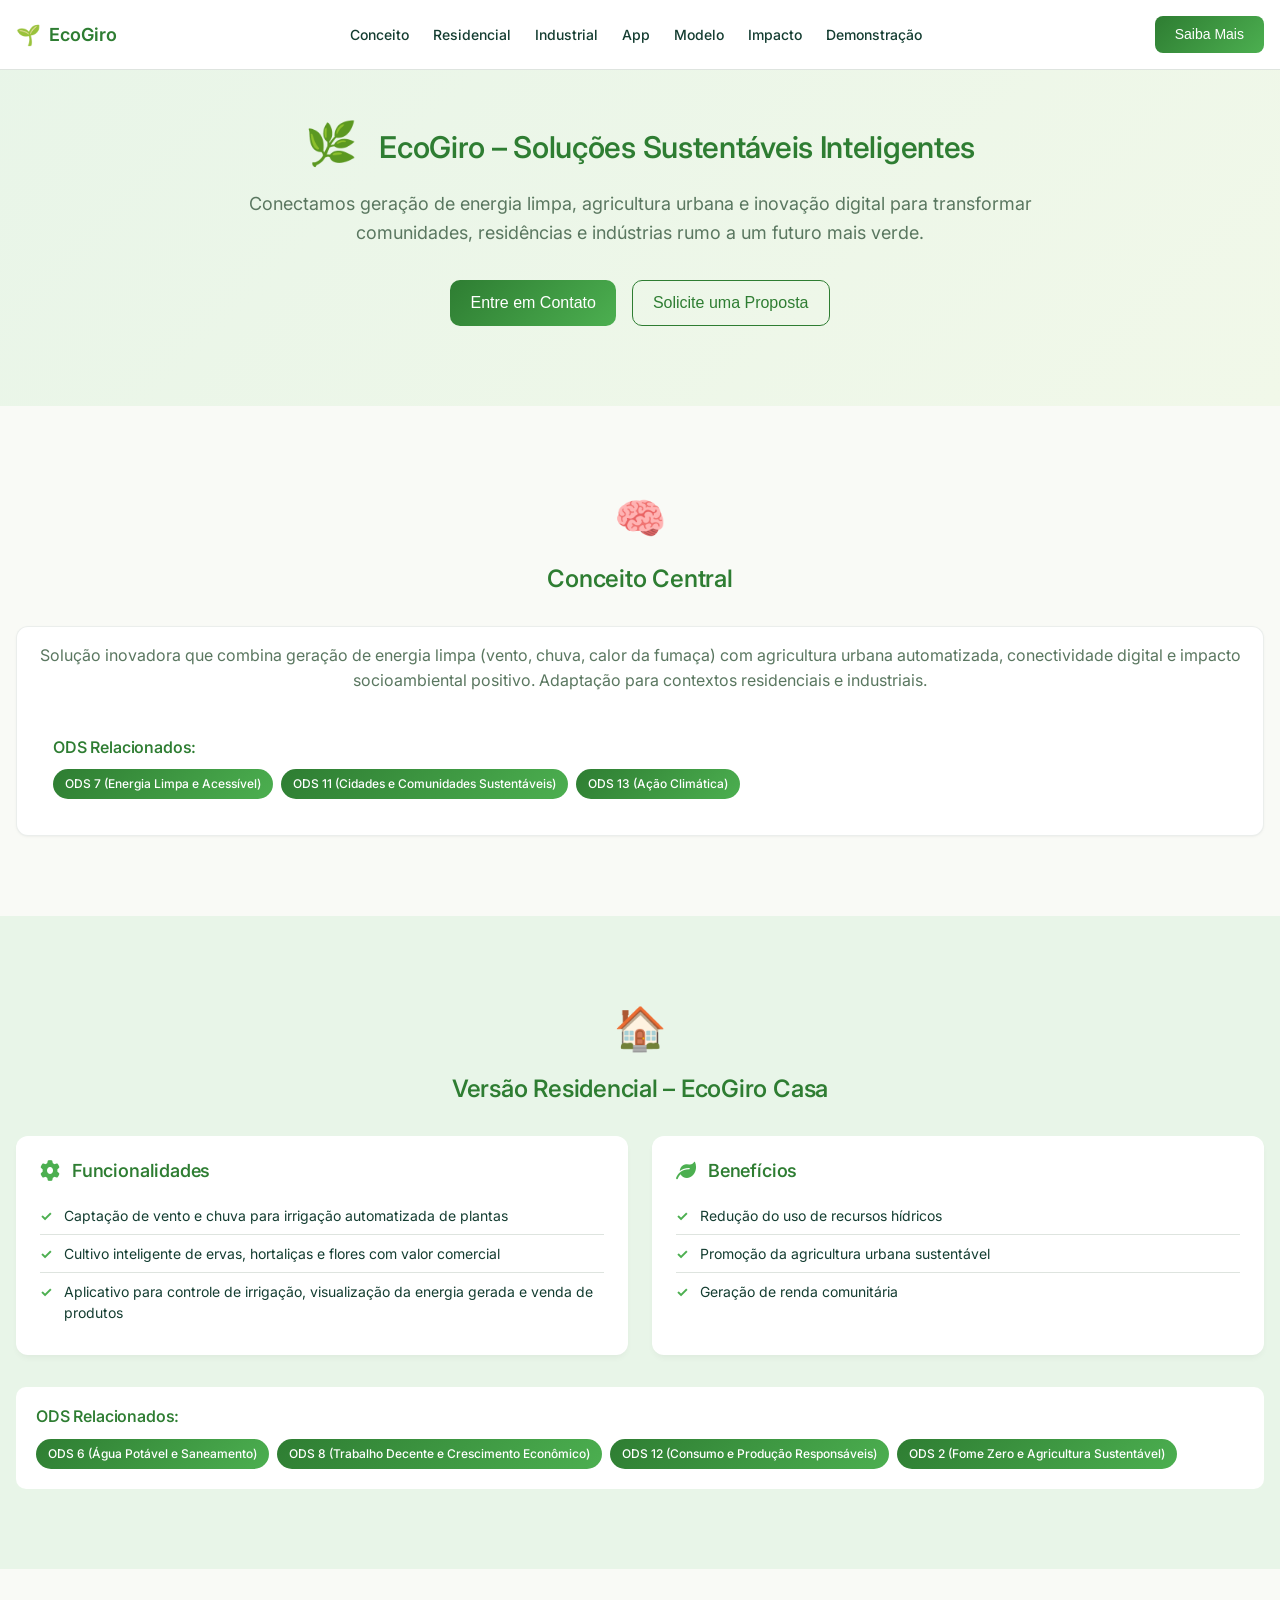
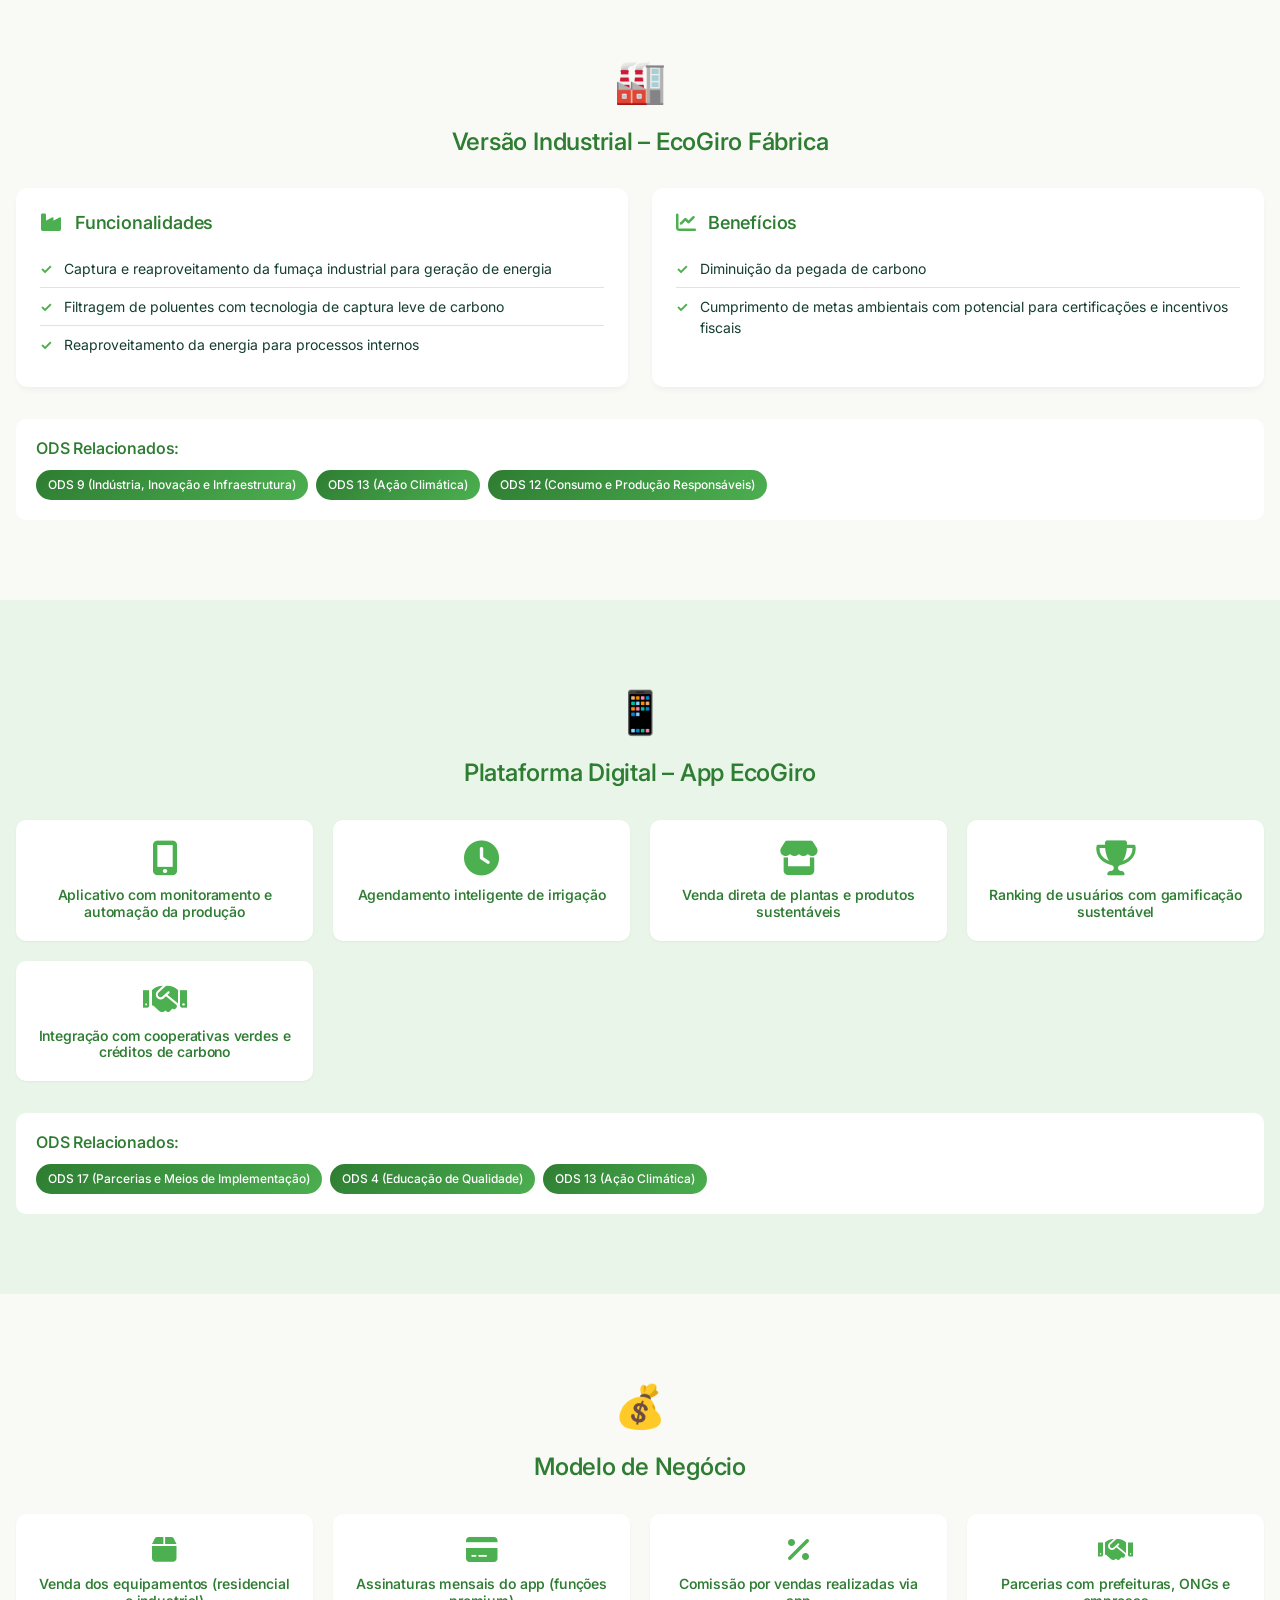
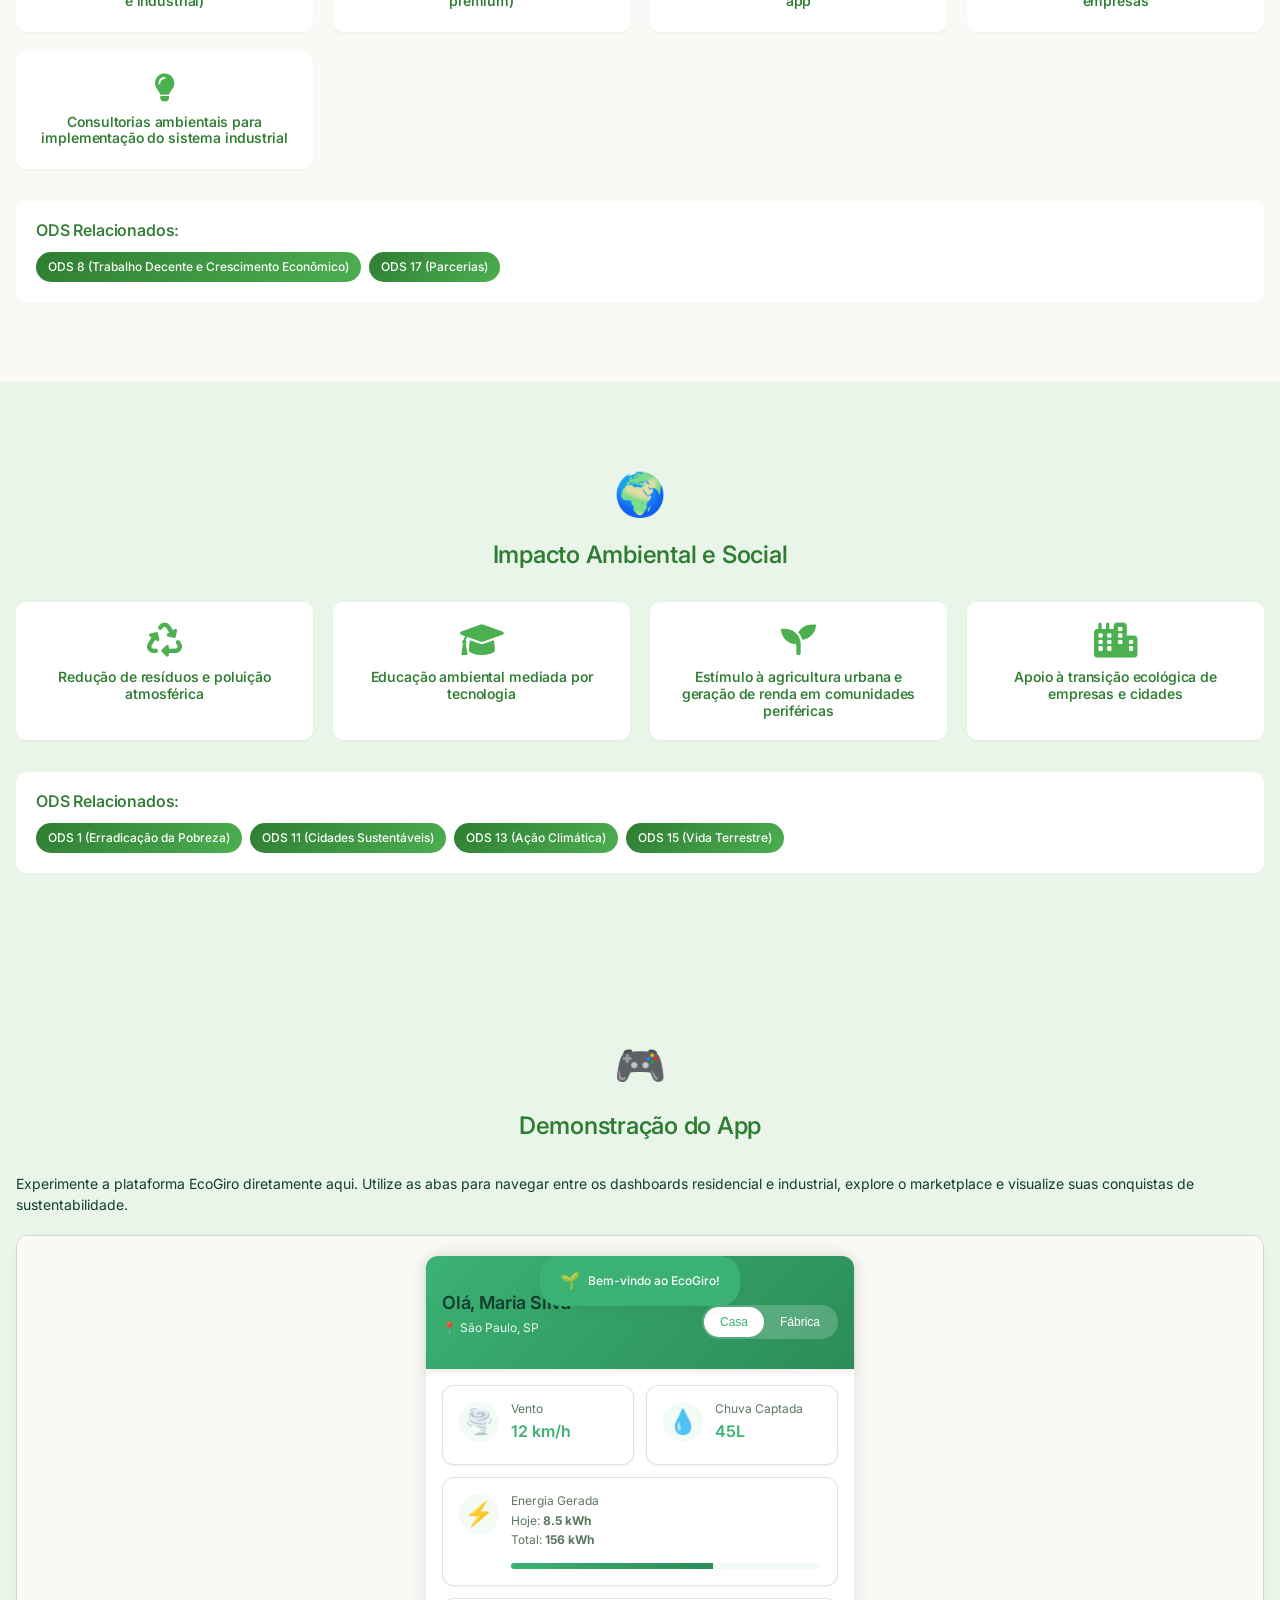
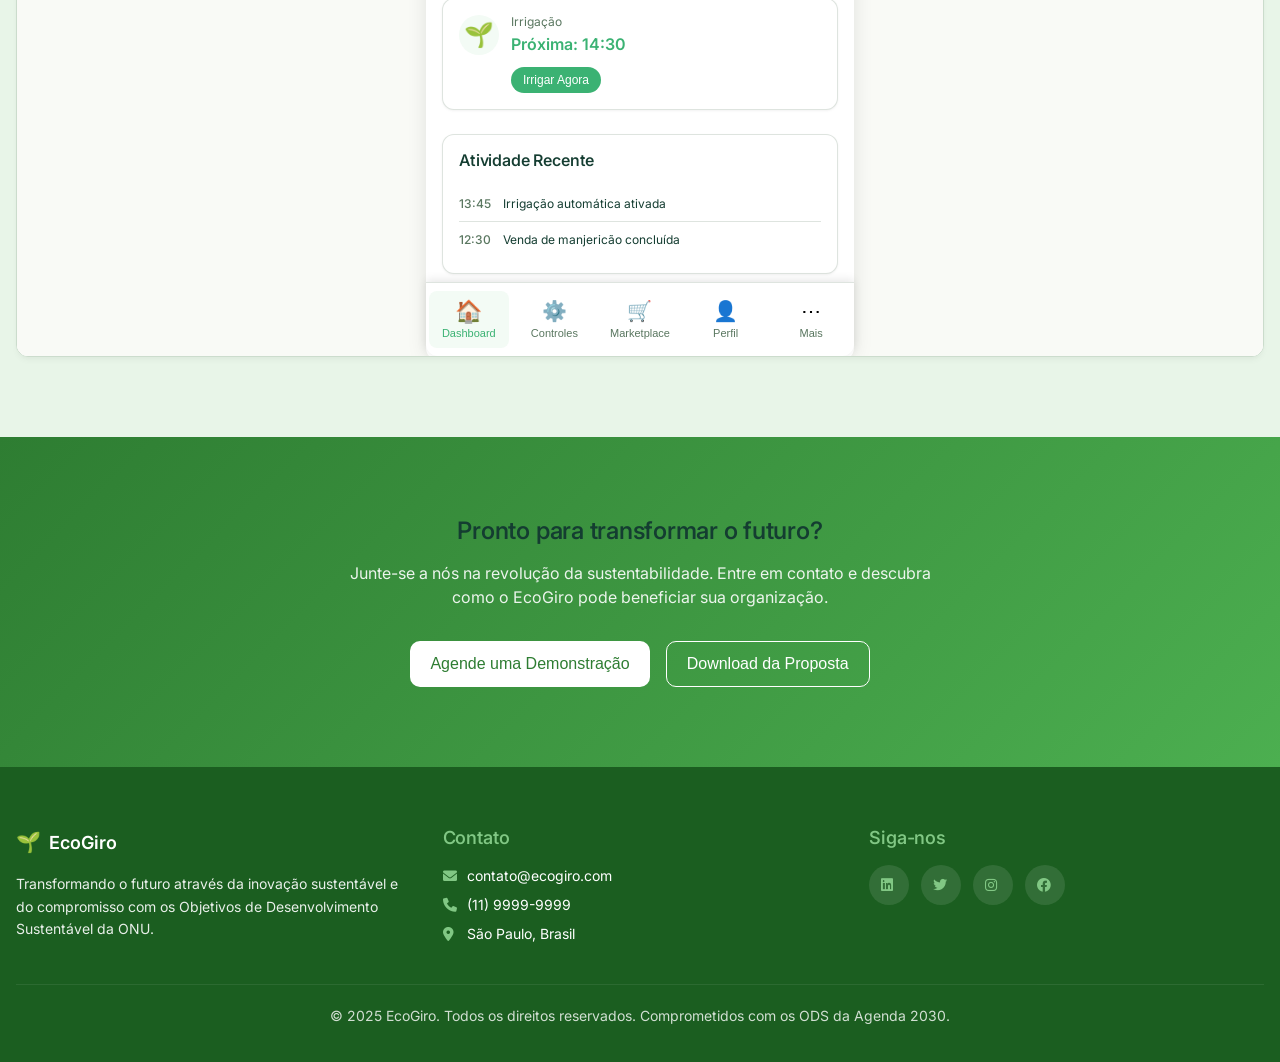
<file: index.html>
<!DOCTYPE html>
<html lang="pt-BR">
<head>
    <meta charset="UTF-8">
    <meta name="viewport" content="width=device-width, initial-scale=1.0">
    <!--
      A página inicial da versão aprimorada do EcoGiro adota uma paleta de cores
      clara e tons de verde que remetem à sustentabilidade. O título foi
      reescrito para refletir a abrangência da solução (residencial,
      industrial e digital) e as fontes passam a utilizar Inter, uma
      tipografia limpa e moderna. As dependências de ícones do FontAwesome
      permanecem para não quebrar o layout original.
    -->
    <title>EcoGiro – Soluções Sustentáveis Inteligentes</title>
    <link href="https://fonts.googleapis.com/css2?family=Inter:wght@300;400;500;600;700&display=swap" rel="stylesheet">
    <link rel="stylesheet" href="https://cdnjs.cloudflare.com/ajax/libs/font-awesome/6.0.0/css/all.min.css">
    <!-- Estilo específico para a página inicial -->
    <link rel="stylesheet" href="style-landing.css">
</head>
<body>
    <!-- Header -->
    <header class="header">
        <div class="container">
            <div class="header-content">
                <div class="logo">
                    <span class="logo-icon">🌱</span>
                    <span class="logo-text">EcoGiro</span>
                </div>
                <nav class="nav">
                    <!-- Navegação atualizada: além das seções originais, adicionamos
                         uma âncora para a demonstração interativa do aplicativo. -->
                    <a href="#conceito" class="nav-link">Conceito</a>
                    <a href="#residencial" class="nav-link">Residencial</a>
                    <a href="#industrial" class="nav-link">Industrial</a>
                    <a href="#plataforma" class="nav-link">App</a>
                    <a href="#negocio" class="nav-link">Modelo</a>
                    <a href="#impacto" class="nav-link">Impacto</a>
                    <a href="#demo" class="nav-link">Demonstração</a>
                </nav>
                <button class="btn btn--primary header-cta">Saiba Mais</button>
            </div>
        </div>
    </header>

    <!-- Hero Section -->
    <section class="hero">
        <div class="container">
            <div class="hero-content">
                <h1 class="hero-title">
                    <span class="hero-emoji">🌿</span>
                    EcoGiro – Soluções Sustentáveis Inteligentes
                </h1>
                <p class="hero-subtitle">
                    Conectamos geração de energia limpa, agricultura urbana e inovação digital para transformar comunidades,
                    residências e indústrias rumo a um futuro mais verde.
                </p>
                <div class="hero-cta">
                    <button class="btn btn--primary btn--lg">Entre em Contato</button>
                    <button class="btn btn--outline btn--lg">Solicite uma Proposta</button>
                </div>
            </div>
        </div>
    </section>

    <!-- Conceito Central -->
    <section id="conceito" class="section">
        <div class="container">
            <div class="section-header">
                <span class="section-icon">🧠</span>
                <h2 class="section-title">Conceito Central</h2>
            </div>
            <div class="card">
                <div class="card__body">
                    <p class="concept-description">
                        Solução inovadora que combina geração de energia limpa (vento, chuva, calor da fumaça) com agricultura urbana automatizada, conectividade digital e impacto socioambiental positivo. Adaptação para contextos residenciais e industriais.
                    </p>
                    <div class="ods-section">
                        <h4 class="ods-title">ODS Relacionados:</h4>
                        <div class="ods-tags">
                            <span class="ods-tag">ODS 7 (Energia Limpa e Acessível)</span>
                            <span class="ods-tag">ODS 11 (Cidades e Comunidades Sustentáveis)</span>
                            <span class="ods-tag">ODS 13 (Ação Climática)</span>
                        </div>
                    </div>
                </div>
            </div>
        </div>
    </section>

    <!-- Versão Residencial -->
    <section id="residencial" class="section section--alt">
        <div class="container">
            <div class="section-header">
                <span class="section-icon">🏠</span>
                <h2 class="section-title">Versão Residencial – EcoGiro Casa</h2>
            </div>
            <div class="feature-grid">
                <div class="feature-card">
                    <div class="feature-header">
                        <i class="fas fa-cog feature-icon"></i>
                        <h3>Funcionalidades</h3>
                    </div>
                    <ul class="feature-list">
                        <li>Captação de vento e chuva para irrigação automatizada de plantas</li>
                        <li>Cultivo inteligente de ervas, hortaliças e flores com valor comercial</li>
                        <li>Aplicativo para controle de irrigação, visualização da energia gerada e venda de produtos</li>
                    </ul>
                </div>
                <div class="feature-card">
                    <div class="feature-header">
                        <i class="fas fa-leaf feature-icon"></i>
                        <h3>Benefícios</h3>
                    </div>
                    <ul class="feature-list">
                        <li>Redução do uso de recursos hídricos</li>
                        <li>Promoção da agricultura urbana sustentável</li>
                        <li>Geração de renda comunitária</li>
                    </ul>
                </div>
            </div>
            <div class="ods-section">
                <h4 class="ods-title">ODS Relacionados:</h4>
                <div class="ods-tags">
                    <span class="ods-tag">ODS 6 (Água Potável e Saneamento)</span>
                    <span class="ods-tag">ODS 8 (Trabalho Decente e Crescimento Econômico)</span>
                    <span class="ods-tag">ODS 12 (Consumo e Produção Responsáveis)</span>
                    <span class="ods-tag">ODS 2 (Fome Zero e Agricultura Sustentável)</span>
                </div>
            </div>
        </div>
    </section>

    <!-- Versão Industrial -->
    <section id="industrial" class="section">
        <div class="container">
            <div class="section-header">
                <span class="section-icon">🏭</span>
                <h2 class="section-title">Versão Industrial – EcoGiro Fábrica</h2>
            </div>
            <div class="feature-grid">
                <div class="feature-card">
                    <div class="feature-header">
                        <i class="fas fa-industry feature-icon"></i>
                        <h3>Funcionalidades</h3>
                    </div>
                    <ul class="feature-list">
                        <li>Captura e reaproveitamento da fumaça industrial para geração de energia</li>
                        <li>Filtragem de poluentes com tecnologia de captura leve de carbono</li>
                        <li>Reaproveitamento da energia para processos internos</li>
                    </ul>
                </div>
                <div class="feature-card">
                    <div class="feature-header">
                        <i class="fas fa-chart-line feature-icon"></i>
                        <h3>Benefícios</h3>
                    </div>
                    <ul class="feature-list">
                        <li>Diminuição da pegada de carbono</li>
                        <li>Cumprimento de metas ambientais com potencial para certificações e incentivos fiscais</li>
                    </ul>
                </div>
            </div>
            <div class="ods-section">
                <h4 class="ods-title">ODS Relacionados:</h4>
                <div class="ods-tags">
                    <span class="ods-tag">ODS 9 (Indústria, Inovação e Infraestrutura)</span>
                    <span class="ods-tag">ODS 13 (Ação Climática)</span>
                    <span class="ods-tag">ODS 12 (Consumo e Produção Responsáveis)</span>
                </div>
            </div>
        </div>
    </section>

    <!-- Plataforma Digital -->
    <section id="plataforma" class="section section--alt">
        <div class="container">
            <div class="section-header">
                <span class="section-icon">📱</span>
                <!-- Título ajustado para refletir a nova denominação do aplicativo -->
                <h2 class="section-title">Plataforma Digital – App EcoGiro</h2>
            </div>
            <div class="platform-features">
                <div class="platform-card">
                    <i class="fas fa-mobile-alt platform-icon"></i>
                    <h4>Aplicativo com monitoramento e automação da produção</h4>
                </div>
                <div class="platform-card">
                    <i class="fas fa-clock platform-icon"></i>
                    <h4>Agendamento inteligente de irrigação</h4>
                </div>
                <div class="platform-card">
                    <i class="fas fa-store platform-icon"></i>
                    <h4>Venda direta de plantas e produtos sustentáveis</h4>
                </div>
                <div class="platform-card">
                    <i class="fas fa-trophy platform-icon"></i>
                    <h4>Ranking de usuários com gamificação sustentável</h4>
                </div>
                <div class="platform-card">
                    <i class="fas fa-handshake platform-icon"></i>
                    <h4>Integração com cooperativas verdes e créditos de carbono</h4>
                </div>
            </div>
            <div class="ods-section">
                <h4 class="ods-title">ODS Relacionados:</h4>
                <div class="ods-tags">
                    <span class="ods-tag">ODS 17 (Parcerias e Meios de Implementação)</span>
                    <span class="ods-tag">ODS 4 (Educação de Qualidade)</span>
                    <span class="ods-tag">ODS 13 (Ação Climática)</span>
                </div>
            </div>
        </div>
    </section>

    <!-- Modelo de Negócio -->
    <section id="negocio" class="section">
        <div class="container">
            <div class="section-header">
                <span class="section-icon">💰</span>
                <h2 class="section-title">Modelo de Negócio</h2>
            </div>
            <div class="business-model">
                <div class="business-card">
                    <i class="fas fa-box business-icon"></i>
                    <h4>Venda dos equipamentos (residencial e industrial)</h4>
                </div>
                <div class="business-card">
                    <i class="fas fa-credit-card business-icon"></i>
                    <h4>Assinaturas mensais do app (funções premium)</h4>
                </div>
                <div class="business-card">
                    <i class="fas fa-percent business-icon"></i>
                    <h4>Comissão por vendas realizadas via app</h4>
                </div>
                <div class="business-card">
                    <i class="fas fa-handshake business-icon"></i>
                    <h4>Parcerias com prefeituras, ONGs e empresas</h4>
                </div>
                <div class="business-card">
                    <i class="fas fa-lightbulb business-icon"></i>
                    <h4>Consultorias ambientais para implementação do sistema industrial</h4>
                </div>
            </div>
            <div class="ods-section">
                <h4 class="ods-title">ODS Relacionados:</h4>
                <div class="ods-tags">
                    <span class="ods-tag">ODS 8 (Trabalho Decente e Crescimento Econômico)</span>
                    <span class="ods-tag">ODS 17 (Parcerias)</span>
                </div>
            </div>
        </div>
    </section>

    <!-- Impacto Ambiental e Social -->
    <section id="impacto" class="section section--alt">
        <div class="container">
            <div class="section-header">
                <span class="section-icon">🌍</span>
                <h2 class="section-title">Impacto Ambiental e Social</h2>
            </div>
            <div class="impact-grid">
                <div class="impact-card">
                    <i class="fas fa-recycle impact-icon"></i>
                    <h4>Redução de resíduos e poluição atmosférica</h4>
                </div>
                <div class="impact-card">
                    <i class="fas fa-graduation-cap impact-icon"></i>
                    <h4>Educação ambiental mediada por tecnologia</h4>
                </div>
                <div class="impact-card">
                    <i class="fas fa-seedling impact-icon"></i>
                    <h4>Estímulo à agricultura urbana e geração de renda em comunidades periféricas</h4>
                </div>
                <div class="impact-card">
                    <i class="fas fa-city impact-icon"></i>
                    <h4>Apoio à transição ecológica de empresas e cidades</h4>
                </div>
            </div>
            <div class="ods-section">
                <h4 class="ods-title">ODS Relacionados:</h4>
                <div class="ods-tags">
                    <span class="ods-tag">ODS 1 (Erradicação da Pobreza)</span>
                    <span class="ods-tag">ODS 11 (Cidades Sustentáveis)</span>
                    <span class="ods-tag">ODS 13 (Ação Climática)</span>
                    <span class="ods-tag">ODS 15 (Vida Terrestre)</span>
                </div>
            </div>
        </div>
    </section>

    <!-- Demonstração Interativa -->
    <!--
      Esta nova seção incorpora um iframe com a interface do aplicativo EcoGiro.
      Ela permite que os visitantes experimentem a plataforma sem sair da
      página principal. O iframe herda o tema claro e responsivo definido
      em style.css. Ajuste a altura conforme a necessidade para garantir
      que todos os elementos do app fiquem visíveis. Caso o iframe não
      carregue em contextos restritos, a seção apresenta um fallback com um
      link para abrir o aplicativo em nova aba.
    -->
    <section id="demo" class="section section--alt">
        <div class="container">
            <div class="section-header">
                <span class="section-icon">🎮</span>
                <h2 class="section-title">Demonstração do App</h2>
            </div>
            <p class="section-description">
                Experimente a plataforma EcoGiro diretamente aqui. Utilize as abas para navegar
                entre os dashboards residencial e industrial, explore o marketplace e visualize
                suas conquistas de sustentabilidade.
            </p>
            <div class="demo-frame-wrapper">
                <iframe src="app.html" class="demo-iframe" title="EcoGiro App" loading="lazy" frameborder="0"></iframe>
                <noscript>
                    <p>Seu navegador não suporta iframes ou o JavaScript está desabilitado. <a href="app.html" target="_blank">Clique aqui para abrir o App em uma nova janela</a>.</p>
                </noscript>
            </div>
        </div>
    </section>

    <!-- CTA Section -->
    <section class="cta-section">
        <div class="container">
            <div class="cta-content">
                <h2 class="cta-title">Pronto para transformar o futuro?</h2>
                <p class="cta-description">
                    Junte-se a nós na revolução da sustentabilidade. Entre em contato e descubra como o EcoGiro pode beneficiar sua organização.
                </p>
                <div class="cta-buttons">
                    <button class="btn btn--primary btn--lg">Agende uma Demonstração</button>
                    <button class="btn btn--outline btn--lg">Download da Proposta</button>
                </div>
            </div>
        </div>
    </section>

    <!-- Footer -->
    <footer class="footer">
        <div class="container">
            <div class="footer-content">
                <div class="footer-section">
                    <div class="footer-logo">
                        <span class="logo-icon">🌱</span>
                        <span class="logo-text">EcoGiro</span>
                    </div>
                    <p class="footer-description">
                        Transformando o futuro através da inovação sustentável e do compromisso com os Objetivos de Desenvolvimento Sustentável da ONU.
                    </p>
                </div>
                <div class="footer-section">
                    <h4>Contato</h4>
                    <p><i class="fas fa-envelope"></i> contato@ecogiro.com</p>
                    <p><i class="fas fa-phone"></i> (11) 9999-9999</p>
                    <p><i class="fas fa-map-marker-alt"></i> São Paulo, Brasil</p>
                </div>
                <div class="footer-section">
                    <h4>Siga-nos</h4>
                    <div class="social-links">
                        <a href="#" target="_blank"><i class="fab fa-linkedin"></i></a>
                        <a href="#" target="_blank"><i class="fab fa-twitter"></i></a>
                        <a href="#" target="_blank"><i class="fab fa-instagram"></i></a>
                        <a href="#" target="_blank"><i class="fab fa-facebook"></i></a>
                    </div>
                </div>
            </div>
            <div class="footer-bottom">
                <p>&copy; 2025 EcoGiro. Todos os direitos reservados. Comprometidos com os ODS da Agenda 2030.</p>
            </div>
        </div>
    </footer>


    <!-- Script principal da landing page -->
    <script src="landing.js"></script>
</body>
</html>
</file>
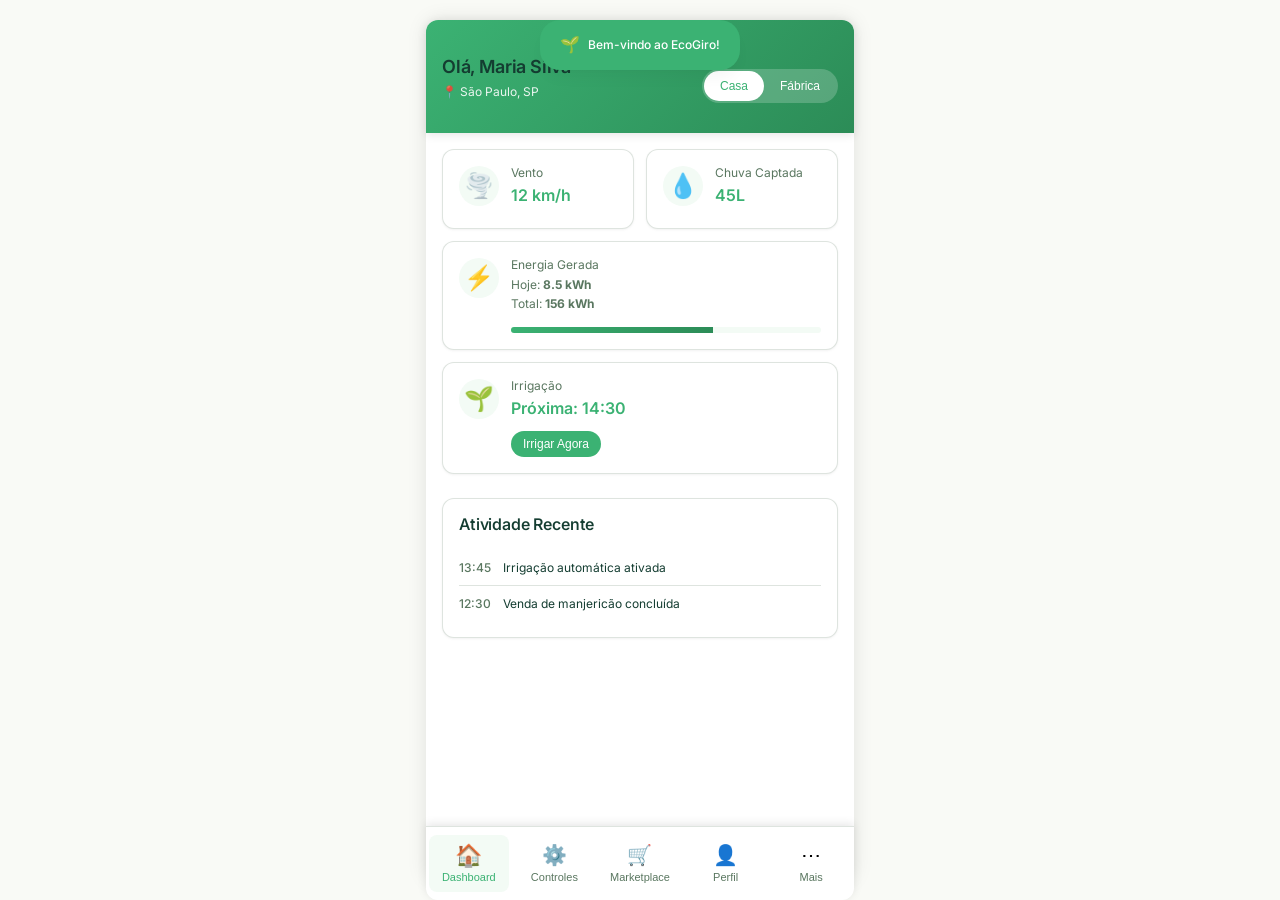
<file: app.html>
<!DOCTYPE html>
<html lang="pt-BR">
<head>
    <meta charset="UTF-8">
    <meta name="viewport" content="width=device-width, initial-scale=1.0">
    <!-- Título ajustado para refletir a marca unificada -->
    <title>EcoGiro App – Plataforma Inteligente</title>
    <!-- Importa a fonte Inter utilizada na landing page para manter a identidade visual -->
    <link href="https://fonts.googleapis.com/css2?family=Inter:wght@300;400;500;600;700&display=swap" rel="stylesheet">
    <!-- Estilo específico para o aplicativo -->
    <link rel="stylesheet" href="style-app.css">
</head>
<body>
    <!-- App Container -->
    <div class="app-container">
        <!-- Header with Mode Toggle -->
        <header class="app-header">
            <div class="header-content">
                <div class="user-greeting">
                    <h1>Olá, <span id="user-name">Maria Silva</span></h1>
                    <p class="location">📍 <span id="user-location">São Paulo, SP</span></p>
                </div>
                <div class="mode-toggle">
                    <button class="toggle-btn active" data-mode="casa">Casa</button>
                    <button class="toggle-btn" data-mode="fabrica">Fábrica</button>
                </div>
            </div>
        </header>

        <!-- Main Content -->
        <main class="app-main">
            <!-- Dashboard Screen -->
            <div class="screen active" id="dashboard-screen">
                <!-- Casa Dashboard -->
                <div class="mode-content casa-mode active">
                    <div class="metrics-grid">
                        <div class="metric-card">
                            <div class="metric-icon">🌪️</div>
                            <div class="metric-content">
                                <span class="metric-label">Vento</span>
                                <span class="metric-value" id="wind-speed">12 km/h</span>
                            </div>
                        </div>
                        <div class="metric-card">
                            <div class="metric-icon">💧</div>
                            <div class="metric-content">
                                <span class="metric-label">Chuva Captada</span>
                                <span class="metric-value" id="rain-collected">45L</span>
                            </div>
                        </div>
                        <div class="metric-card wide">
                            <div class="metric-icon">⚡</div>
                            <div class="metric-content">
                                <span class="metric-label">Energia Gerada</span>
                                <div class="energy-stats">
                                    <span class="energy-today">Hoje: <strong id="energy-today">8.5 kWh</strong></span>
                                    <span class="energy-total">Total: <strong id="energy-total">156 kWh</strong></span>
                                </div>
                                <div class="progress-bar">
                                    <div class="progress-fill" style="width: 65%"></div>
                                </div>
                            </div>
                        </div>
                        <div class="metric-card wide">
                            <div class="metric-icon">🌱</div>
                            <div class="metric-content">
                                <span class="metric-label">Irrigação</span>
                                <span class="metric-value" id="irrigation-status">Próxima: 14:30</span>
                                <button class="quick-action-btn">Irrigar Agora</button>
                            </div>
                        </div>
                    </div>
                    <div class="recent-activity">
                        <h3>Atividade Recente</h3>
                        <div class="activity-item">
                            <span class="activity-time">13:45</span>
                            <span class="activity-text">Irrigação automática ativada</span>
                        </div>
                        <div class="activity-item">
                            <span class="activity-time">12:30</span>
                            <span class="activity-text">Venda de manjericão concluída</span>
                        </div>
                    </div>
                </div>

                <!-- Fábrica Dashboard -->
                <div class="mode-content fabrica-mode">
                    <div class="metrics-grid">
                        <div class="metric-card">
                            <div class="metric-icon">🏭</div>
                            <div class="metric-content">
                                <span class="metric-label">Fumaça Captada</span>
                                <span class="metric-value" id="smoke-captured">89%</span>
                            </div>
                        </div>
                        <div class="metric-card">
                            <div class="metric-icon">⚡</div>
                            <div class="metric-content">
                                <span class="metric-label">Energia Gerada</span>
                                <span class="metric-value" id="energy-generated">245 kWh</span>
                            </div>
                        </div>
                        <div class="metric-card wide">
                            <div class="metric-icon">🌍</div>
                            <div class="metric-content">
                                <span class="metric-label">Redução de CO₂</span>
                                <span class="metric-value" id="co2-reduction">1.2 ton</span>
                                <div class="environmental-impact">
                                    <span class="impact-text">Equivale a 52 árvores plantadas</span>
                                </div>
                            </div>
                        </div>
                        <div class="metric-card">
                            <div class="metric-icon">🌡️</div>
                            <div class="metric-content">
                                <span class="metric-label">Temperatura</span>
                                <span class="metric-value" id="system-temp">65°C</span>
                            </div>
                        </div>
                        <div class="metric-card">
                            <div class="metric-icon">📊</div>
                            <div class="metric-content">
                                <span class="metric-label">Eficiência</span>
                                <span class="metric-value" id="efficiency">94%</span>
                            </div>
                        </div>
                    </div>
                    <div class="cost-savings">
                        <h3>Economia Total</h3>
                        <div class="savings-amount" id="cost-savings">R$ 3.450</div>
                        <div class="savings-period">Este mês</div>
                    </div>
                </div>
            </div>

            <!-- Controls Screen -->
            <div class="screen" id="controls-screen">
                <!-- Casa Controls -->
                <div class="mode-content casa-mode active">
                    <div class="control-section">
                        <h3>Controle de Irrigação</h3>
                        <div class="irrigation-toggle">
                            <button class="toggle-option active">Automático</button>
                            <button class="toggle-option">Manual</button>
                        </div>
                        <div class="irrigation-schedule">
                            <h4>Agendamento</h4>
                            <div class="schedule-options">
                                <div class="schedule-card">
                                    <span class="schedule-time">06:00</span>
                                    <span class="schedule-status active">Ativo</span>
                                </div>
                                <div class="schedule-card">
                                    <span class="schedule-time">14:30</span>
                                    <span class="schedule-status active">Ativo</span>
                                </div>
                                <div class="schedule-card">
                                    <span class="schedule-time">18:00</span>
                                    <span class="schedule-status">Inativo</span>
                                </div>
                            </div>
                        </div>
                        <div class="garden-status">
                            <h4>Status do Jardim</h4>
                            <div class="plant-sensors">
                                <div class="sensor-item">
                                    <span class="sensor-name">Zona 1 - Temperos</span>
                                    <span class="sensor-status good">●</span>
                                </div>
                                <div class="sensor-item">
                                    <span class="sensor-name">Zona 2 - Hortaliças</span>
                                    <span class="sensor-status warning">●</span>
                                </div>
                                <div class="sensor-item">
                                    <span class="sensor-name">Zona 3 - Flores</span>
                                    <span class="sensor-status good">●</span>
                                </div>
                            </div>
                        </div>
                    </div>
                </div>

                <!-- Fábrica Controls -->
                <div class="mode-content fabrica-mode">
                    <div class="control-section">
                        <h3>Monitoramento de Equipamentos</h3>
                        <div class="equipment-grid">
                            <div class="equipment-card">
                                <div class="equipment-icon">🌪️</div>
                                <div class="equipment-info">
                                    <h4>Turbinas</h4>
                                    <span class="equipment-status">1850 RPM</span>
                                    <span class="equipment-health good">Funcionando</span>
                                </div>
                            </div>
                            <div class="equipment-card">
                                <div class="equipment-icon">🔧</div>
                                <div class="equipment-info">
                                    <h4>Filtros de Carbono</h4>
                                    <span class="equipment-status">92% Eficiência</span>
                                    <span class="equipment-health good">Ótimo</span>
                                </div>
                            </div>
                            <div class="equipment-card">
                                <div class="equipment-icon">⚡</div>
                                <div class="equipment-info">
                                    <h4>Aerogeradores</h4>
                                    <span class="equipment-status">245 kWh</span>
                                    <span class="equipment-health warning">Manutenção em 15d</span>
                                </div>
                            </div>
                        </div>
                        <div class="maintenance-alerts">
                            <h4>Alertas de Manutenção</h4>
                            <div class="alert-item">
                                <span class="alert-priority medium">●</span>
                                <div class="alert-content">
                                    <span class="alert-text">Limpeza filtros - Zona A</span>
                                    <span class="alert-date">Em 3 dias</span>
                                </div>
                            </div>
                        </div>
                    </div>
                </div>
            </div>

            <!-- Marketplace/Certificates Screen -->
            <div class="screen" id="marketplace-screen">
                <!-- Casa Marketplace -->
                <div class="mode-content casa-mode active">
                    <div class="marketplace-header">
                        <h3>Marketplace de Plantas</h3>
                        <div class="search-filters">
                            <input type="text" placeholder="Buscar plantas..." class="search-input">
                            <select class="filter-select">
                                <option>Todas as categorias</option>
                                <option>Temperos</option>
                                <option>Hortaliças</option>
                                <option>Flores</option>
                            </select>
                        </div>
                    </div>
                    <div class="plants-grid" id="plants-grid">
                        <!-- Plants will be populated by JavaScript -->
                    </div>
                </div>

                <!-- Fábrica Certificates -->
                <div class="mode-content fabrica-mode">
                    <div class="certificates-section">
                        <h3>Certificações e Relatórios</h3>
                        <div class="certificates-grid">
                            <div class="certificate-card">
                                <div class="certificate-icon">📜</div>
                                <div class="certificate-info">
                                    <h4>ISO 14001</h4>
                                    <span class="certificate-status valid">Válido até 2025</span>
                                </div>
                            </div>
                            <div class="certificate-card">
                                <div class="certificate-icon">🌱</div>
                                <div class="certificate-info">
                                    <h4>ESG Compliance</h4>
                                    <span class="certificate-status valid">Atualizado</span>
                                </div>
                            </div>
                            <div class="certificate-card">
                                <div class="certificate-icon">💰</div>
                                <div class="certificate-info">
                                    <h4>Créditos de Carbono</h4>
                                    <span class="certificate-status">145 créditos</span>
                                </div>
                            </div>
                        </div>
                        <div class="reports-section">
                            <h4>Relatórios Automáticos</h4>
                            <button class="btn btn--primary">Gerar Relatório Mensal</button>
                            <button class="btn btn--outline">Histórico de Auditoria</button>
                        </div>
                    </div>
                </div>
            </div>

            <!-- Profile Screen -->
            <div class="screen" id="profile-screen">
                <div class="profile-header">
                    <div class="profile-avatar">👤</div>
                    <div class="profile-info">
                        <h3 id="profile-name">Maria Silva</h3>
                        <div class="profile-level">
                            <span class="level-badge">Nível <span id="user-level">15</span></span>
                            <div class="level-progress">
                                <div class="level-progress-fill" style="width: 75%"></div>
                            </div>
                        </div>
                    </div>
                </div>
                <div class="sustainability-score">
                    <h4>Pontuação de Sustentabilidade</h4>
                    <div class="score-circle">
                        <div class="score-value" id="sustainability-score">2450</div>
                        <div class="score-label">pontos</div>
                    </div>
                </div>
                <div class="achievements-section">
                    <h4>Conquistas</h4>
                    <div class="achievements-grid" id="achievements-grid">
                        <!-- Achievements will be populated by JavaScript -->
                    </div>
                </div>
                <div class="stats-section">
                    <h4>Estatísticas</h4>
                    <div class="stats-grid">
                        <div class="stat-item">
                            <span class="stat-value" id="plants-sold">23</span>
                            <span class="stat-label">Plantas vendidas</span>
                        </div>
                        <div class="stat-item">
                            <span class="stat-value" id="water-saved">340L</span>
                            <span class="stat-label">Água economizada</span>
                        </div>
                        <div class="stat-item">
                            <span class="stat-value" id="energy-generated-stat">156 kWh</span>
                            <span class="stat-label">Energia gerada</span>
                        </div>
                    </div>
                </div>
            </div>

            <!-- More Screen -->
            <div class="screen" id="more-screen">
                <div class="more-content">
                    <h3>Configurações e Mais</h3>
                    <div class="settings-group">
                        <h4>Preferências</h4>
                        <div class="setting-item">
                            <span class="setting-label">Tema escuro</span>
                            <div class="toggle-switch">
                                <input type="checkbox" id="dark-mode-toggle">
                                <label for="dark-mode-toggle"></label>
                            </div>
                        </div>
                        <div class="setting-item">
                            <span class="setting-label">Notificações</span>
                            <div class="toggle-switch">
                                <input type="checkbox" id="notifications-toggle" checked>
                                <label for="notifications-toggle"></label>
                            </div>
                        </div>
                    </div>
                    <div class="settings-group">
                        <h4>Conta</h4>
                        <div class="setting-item">
                            <span class="setting-label">Editar Perfil</span>
                            <span class="setting-arrow">›</span>
                        </div>
                        <div class="setting-item">
                            <span class="setting-label">Conectar com Cooperativas</span>
                            <span class="setting-arrow">›</span>
                        </div>
                    </div>
                    <div class="settings-group">
                        <h4>Suporte</h4>
                        <div class="setting-item">
                            <span class="setting-label">Central de Ajuda</span>
                            <span class="setting-arrow">›</span>
                        </div>
                        <div class="setting-item">
                            <span class="setting-label">Fale Conosco</span>
                            <span class="setting-arrow">›</span>
                        </div>
                    </div>
                </div>
            </div>
        </main>

        <!-- Bottom Navigation -->
        <nav class="bottom-nav">
            <button class="nav-tab active" data-screen="dashboard">
                <span class="nav-icon">🏠</span>
                <span class="nav-label">Dashboard</span>
            </button>
            <button class="nav-tab" data-screen="controls">
                <span class="nav-icon">⚙️</span>
                <span class="nav-label">Controles</span>
            </button>
            <button class="nav-tab" data-screen="marketplace">
                <span class="nav-icon">🛒</span>
                <span class="nav-label">Marketplace</span>
            </button>
            <button class="nav-tab" data-screen="profile">
                <span class="nav-icon">👤</span>
                <span class="nav-label">Perfil</span>
            </button>
            <button class="nav-tab" data-screen="more">
                <span class="nav-icon">⋯</span>
                <span class="nav-label">Mais</span>
            </button>
        </nav>
    </div>

    <!-- Notification Toast -->
    <div id="notification-toast" class="notification-toast">
        <div class="toast-content">
            <span class="toast-icon">🔔</span>
            <span class="toast-message">Irrigação automática iniciada</span>
        </div>
    </div>

    <script src="app.js"></script>
</body>
</html>
</file>
<file: style-landing.css>
:root {
  /* Colors */
  /* Fundo off‑white esverdeado */
  --color-background: rgba(249, 250, 246, 1);
  /* Superfície branca */
  --color-surface: rgba(255, 255, 255, 1);
  /* Texto primário em verde escuro */
  --color-text: rgba(20, 61, 49, 1);
  /* Texto secundário em verde acinzentado */
  --color-text-secondary: rgba(90, 119, 96, 1);
  /* Verde principal da marca */
  --color-primary: rgba(59, 178, 115, 1);
  --color-primary-hover: rgba(52, 163, 104, 1);
  --color-primary-active: rgba(44, 140, 87, 1);
  --color-secondary: rgba(90, 119, 96, 0.12);
  --color-secondary-hover: rgba(90, 119, 96, 0.2);
  --color-secondary-active: rgba(90, 119, 96, 0.25);
  --color-border: rgba(90, 119, 96, 0.2);
  --color-btn-primary-text: rgba(255, 255, 255, 1);
  --color-card-border: rgba(90, 119, 96, 0.12);
  --color-card-border-inner: rgba(90, 119, 96, 0.12);
  --color-error: rgba(192, 21, 47, 1);
  --color-success: rgba(59, 178, 115, 1);
  --color-warning: rgba(232, 157, 67, 1);
  --color-info: rgba(90, 119, 96, 1);
  --color-focus-ring: rgba(59, 178, 115, 0.4);
  --color-select-caret: rgba(20, 61, 49, 0.8);

  /* Common style patterns */
  --focus-ring: 0 0 0 3px var(--color-focus-ring);
  --focus-outline: 2px solid var(--color-primary);
  --status-bg-opacity: 0.15;
  --status-border-opacity: 0.25;
  --select-caret-light: url("data:image/svg+xml,%3Csvg xmlns='http://www.w3.org/2000/svg' width='16' height='16' viewBox='0 0 24 24' fill='none' stroke='%23134252' stroke-width='2' stroke-linecap='round' stroke-linejoin='round'%3E%3Cpolyline points='6 9 12 15 18 9'%3E%3C/polyline%3E%3C/svg%3E");
  --select-caret-dark: url("data:image/svg+xml,%3Csvg xmlns='http://www.w3.org/2000/svg' width='16' height='16' viewBox='0 0 24 24' fill='none' stroke='%23f5f5f5' stroke-width='2' stroke-linecap='round' stroke-linejoin='round'%3E%3Cpolyline points='6 9 12 15 18 9'%3E%3C/polyline%3E%3C/svg%3E");

  /* RGB versions for opacity control */
  --color-success-rgb: 33, 128, 141;
  --color-error-rgb: 192, 21, 47;
  --color-warning-rgb: 168, 75, 47;
  --color-info-rgb: 98, 108, 113;

  /* Typography */
  --font-family-base: "FKGroteskNeue", "Geist", "Inter", -apple-system,
    BlinkMacSystemFont, "Segoe UI", Roboto, sans-serif;
  --font-family-mono: "Berkeley Mono", ui-monospace, SFMono-Regular, Menlo,
    Monaco, Consolas, monospace;
  --font-size-xs: 11px;
  --font-size-sm: 12px;
  --font-size-base: 14px;
  --font-size-md: 14px;
  --font-size-lg: 16px;
  --font-size-xl: 18px;
  --font-size-2xl: 20px;
  --font-size-3xl: 24px;
  --font-size-4xl: 30px;
  --font-weight-normal: 400;
  --font-weight-medium: 500;
  --font-weight-semibold: 550;
  --font-weight-bold: 600;
  --line-height-tight: 1.2;
  --line-height-normal: 1.5;
  --letter-spacing-tight: -0.01em;

  /* Spacing */
  --space-0: 0;
  --space-1: 1px;
  --space-2: 2px;
  --space-4: 4px;
  --space-6: 6px;
  --space-8: 8px;
  --space-10: 10px;
  --space-12: 12px;
  --space-16: 16px;
  --space-20: 20px;
  --space-24: 24px;
  --space-32: 32px;

  /* Border Radius */
  --radius-sm: 6px;
  --radius-base: 8px;
  --radius-md: 10px;
  --radius-lg: 12px;
  --radius-full: 9999px;

  /* Shadows */
  --shadow-xs: 0 1px 2px rgba(0, 0, 0, 0.02);
  --shadow-sm: 0 1px 3px rgba(0, 0, 0, 0.04), 0 1px 2px rgba(0, 0, 0, 0.02);
  --shadow-md: 0 4px 6px -1px rgba(0, 0, 0, 0.04),
    0 2px 4px -1px rgba(0, 0, 0, 0.02);
  --shadow-lg: 0 10px 15px -3px rgba(0, 0, 0, 0.04),
    0 4px 6px -2px rgba(0, 0, 0, 0.02);
  --shadow-inset-sm: inset 0 1px 0 rgba(255, 255, 255, 0.15),
    inset 0 -1px 0 rgba(0, 0, 0, 0.03);

  /* Animation */
  --duration-fast: 150ms;
  --duration-normal: 250ms;
  --ease-standard: cubic-bezier(0.16, 1, 0.3, 1);

  /* Layout */
  --container-sm: 640px;
  --container-md: 768px;
  --container-lg: 1024px;
  --container-xl: 1280px;
}

/* Dark mode colors */
@media (prefers-color-scheme: dark) {
  :root {
    --color-background: rgba(31, 33, 33, 1);
    --color-surface: rgba(38, 40, 40, 1);
    --color-text: rgba(245, 245, 245, 1);
    --color-text-secondary: rgba(167, 169, 169, 0.7);
    --color-primary: rgba(50, 184, 198, 1);
    --color-primary-hover: rgba(45, 166, 178, 1);
    --color-primary-active: rgba(41, 150, 161, 1);
    --color-secondary: rgba(119, 124, 124, 0.15);
    --color-secondary-hover: rgba(119, 124, 124, 0.25);
    --color-secondary-active: rgba(119, 124, 124, 0.3);
    --color-border: rgba(119, 124, 124, 0.3);
    --color-error: rgba(255, 84, 89, 1);
    --color-success: rgba(50, 184, 198, 1);
    --color-warning: rgba(230, 129, 97, 1);
    --color-info: rgba(167, 169, 169, 1);
    --color-focus-ring: rgba(50, 184, 198, 0.4);
    --color-btn-primary-text: rgba(19, 52, 59, 1);
    --color-card-border: rgba(119, 124, 124, 0.2);
    --color-card-border-inner: rgba(119, 124, 124, 0.15);
    --shadow-inset-sm: inset 0 1px 0 rgba(255, 255, 255, 0.1),
      inset 0 -1px 0 rgba(0, 0, 0, 0.15);
    --button-border-secondary: rgba(119, 124, 124, 0.2);
    --color-border-secondary: rgba(119, 124, 124, 0.2);
    --color-select-caret: rgba(245, 245, 245, 0.8);

    /* Common style patterns - updated for dark mode */
    --focus-ring: 0 0 0 3px var(--color-focus-ring);
    --focus-outline: 2px solid var(--color-primary);
    --status-bg-opacity: 0.15;
    --status-border-opacity: 0.25;
    --select-caret-light: url("data:image/svg+xml,%3Csvg xmlns='http://www.w3.org/2000/svg' width='16' height='16' viewBox='0 0 24 24' fill='none' stroke='%23134252' stroke-width='2' stroke-linecap='round' stroke-linejoin='round'%3E%3Cpolyline points='6 9 12 15 18 9'%3E%3C/polyline%3E%3C/svg%3E");
    --select-caret-dark: url("data:image/svg+xml,%3Csvg xmlns='http://www.w3.org/2000/svg' width='16' height='16' viewBox='0 0 24 24' fill='none' stroke='%23f5f5f5' stroke-width='2' stroke-linecap='round' stroke-linejoin='round'%3E%3Cpolyline points='6 9 12 15 18 9'%3E%3C/polyline%3E%3C/svg%3E");

    /* RGB versions for dark mode */
    --color-success-rgb: 50, 184, 198;
    --color-error-rgb: 255, 84, 89;
    --color-warning-rgb: 230, 129, 97;
    --color-info-rgb: 167, 169, 169;
  }
}

/* Data attribute for manual theme switching */
[data-color-scheme="dark"] {
  --color-background: rgba(31, 33, 33, 1);
  --color-surface: rgba(38, 40, 40, 1);
  --color-text: rgba(245, 245, 245, 1);
  --color-text-secondary: rgba(167, 169, 169, 0.7);
  --color-primary: rgba(50, 184, 198, 1);
  --color-primary-hover: rgba(45, 166, 178, 1);
  --color-primary-active: rgba(41, 150, 161, 1);
  --color-secondary: rgba(119, 124, 124, 0.15);
  --color-secondary-hover: rgba(119, 124, 124, 0.25);
  --color-secondary-active: rgba(119, 124, 124, 0.3);
  --color-border: rgba(119, 124, 124, 0.3);
  --color-error: rgba(255, 84, 89, 1);
  --color-success: rgba(50, 184, 198, 1);
  --color-warning: rgba(230, 129, 97, 1);
  --color-info: rgba(167, 169, 169, 1);
  --color-focus-ring: rgba(50, 184, 198, 0.4);
  --color-btn-primary-text: rgba(19, 52, 59, 1);
  --color-card-border: rgba(119, 124, 124, 0.15);
  --color-card-border-inner: rgba(119, 124, 124, 0.15);
  --shadow-inset-sm: inset 0 1px 0 rgba(255, 255, 255, 0.1),
    inset 0 -1px 0 rgba(0, 0, 0, 0.15);
  --color-border-secondary: rgba(119, 124, 124, 0.2);
  --color-select-caret: rgba(245, 245, 245, 0.8);

  /* Common style patterns - updated for dark mode */
  --focus-ring: 0 0 0 3px var(--color-focus-ring);
  --focus-outline: 2px solid var(--color-primary);
  --status-bg-opacity: 0.15;
  --status-border-opacity: 0.25;
  --select-caret-light: url("data:image/svg+xml,%3Csvg xmlns='http://www.w3.org/2000/svg' width='16' height='16' viewBox='0 0 24 24' fill='none' stroke='%23134252' stroke-width='2' stroke-linecap='round' stroke-linejoin='round'%3E%3Cpolyline points='6 9 12 15 18 9'%3E%3C/polyline%3E%3C/svg%3E");
  --select-caret-dark: url("data:image/svg+xml,%3Csvg xmlns='http://www.w3.org/2000/svg' width='16' height='16' viewBox='0 0 24 24' fill='none' stroke='%23f5f5f5' stroke-width='2' stroke-linecap='round' stroke-linejoin='round'%3E%3Cpolyline points='6 9 12 15 18 9'%3E%3C/polyline%3E%3C/svg%3E");

  /* RGB versions for dark mode */
  --color-success-rgb: 50, 184, 198;
  --color-error-rgb: 255, 84, 89;
  --color-warning-rgb: 230, 129, 97;
  --color-info-rgb: 167, 169, 169;
}

[data-color-scheme="light"] {
  --color-background: rgba(252, 252, 249, 1);
  --color-surface: rgba(255, 255, 253, 1);
  --color-text: rgba(19, 52, 59, 1);
  --color-text-secondary: rgba(98, 108, 113, 1);
  --color-primary: rgba(33, 128, 141, 1);
  --color-primary-hover: rgba(29, 116, 128, 1);
  --color-primary-active: rgba(26, 104, 115, 1);
  --color-secondary: rgba(94, 82, 64, 0.12);
  --color-secondary-hover: rgba(94, 82, 64, 0.2);
  --color-secondary-active: rgba(94, 82, 64, 0.25);
  --color-border: rgba(94, 82, 64, 0.2);
  --color-btn-primary-text: rgba(252, 252, 249, 1);
  --color-card-border: rgba(94, 82, 64, 0.12);
  --color-card-border-inner: rgba(94, 82, 64, 0.12);
  --color-error: rgba(192, 21, 47, 1);
  --color-success: rgba(33, 128, 141, 1);
  --color-warning: rgba(168, 75, 47, 1);
  --color-info: rgba(98, 108, 113, 1);
  --color-focus-ring: rgba(33, 128, 141, 0.4);

  /* RGB versions for light mode */
  --color-success-rgb: 33, 128, 141;
  --color-error-rgb: 192, 21, 47;
  --color-warning-rgb: 168, 75, 47;
  --color-info-rgb: 98, 108, 113;
}

/* Base styles */
html {
  font-size: var(--font-size-base);
  font-family: var(--font-family-base);
  line-height: var(--line-height-normal);
  color: var(--color-text);
  background-color: var(--color-background);
  -webkit-font-smoothing: antialiased;
  box-sizing: border-box;
}

body {
  margin: 0;
  padding: 0;
}

*,
*::before,
*::after {
  box-sizing: inherit;
}

/* Typography */
h1,
h2,
h3,
h4,
h5,
h6 {
  margin: 0;
  font-weight: var(--font-weight-semibold);
  line-height: var(--line-height-tight);
  color: var(--color-text);
  letter-spacing: var(--letter-spacing-tight);
}

h1 {
  font-size: var(--font-size-4xl);
}
h2 {
  font-size: var(--font-size-3xl);
}
h3 {
  font-size: var(--font-size-2xl);
}
h4 {
  font-size: var(--font-size-xl);
}
h5 {
  font-size: var(--font-size-lg);
}
h6 {
  font-size: var(--font-size-md);
}

p {
  margin: 0 0 var(--space-16) 0;
}

a {
  color: var(--color-primary);
  text-decoration: none;
  transition: color var(--duration-fast) var(--ease-standard);
}

a:hover {
  color: var(--color-primary-hover);
}

code,
pre {
  font-family: var(--font-family-mono);
  font-size: calc(var(--font-size-base) * 0.95);
  background-color: var(--color-secondary);
  border-radius: var(--radius-sm);
}

code {
  padding: var(--space-1) var(--space-4);
}

pre {
  padding: var(--space-16);
  margin: var(--space-16) 0;
  overflow: auto;
  border: 1px solid var(--color-border);
}

pre code {
  background: none;
  padding: 0;
}

/* Buttons */
.btn {
  display: inline-flex;
  align-items: center;
  justify-content: center;
  padding: var(--space-8) var(--space-16);
  border-radius: var(--radius-base);
  font-size: var(--font-size-base);
  font-weight: 500;
  line-height: 1.5;
  cursor: pointer;
  transition: all var(--duration-normal) var(--ease-standard);
  border: none;
  text-decoration: none;
  position: relative;
}

.btn:focus-visible {
  outline: none;
  box-shadow: var(--focus-ring);
}

.btn--primary {
  background: var(--color-primary);
  color: var(--color-btn-primary-text);
}

.btn--primary:hover {
  background: var(--color-primary-hover);
}

.btn--primary:active {
  background: var(--color-primary-active);
}

.btn--secondary {
  background: var(--color-secondary);
  color: var(--color-text);
}

.btn--secondary:hover {
  background: var(--color-secondary-hover);
}

.btn--secondary:active {
  background: var(--color-secondary-active);
}

.btn--outline {
  background: transparent;
  border: 1px solid var(--color-border);
  color: var(--color-text);
}

.btn--outline:hover {
  background: var(--color-secondary);
}

.btn--sm {
  padding: var(--space-4) var(--space-12);
  font-size: var(--font-size-sm);
  border-radius: var(--radius-sm);
}

.btn--lg {
  padding: var(--space-10) var(--space-20);
  font-size: var(--font-size-lg);
  border-radius: var(--radius-md);
}

.btn--full-width {
  width: 100%;
}

.btn:disabled {
  opacity: 0.5;
  cursor: not-allowed;
}

/* Form elements */
.form-control {
  display: block;
  width: 100%;
  padding: var(--space-8) var(--space-12);
  font-size: var(--font-size-md);
  line-height: 1.5;
  color: var(--color-text);
  background-color: var(--color-surface);
  border: 1px solid var(--color-border);
  border-radius: var(--radius-base);
  transition: border-color var(--duration-fast) var(--ease-standard),
    box-shadow var(--duration-fast) var(--ease-standard);
}

textarea.form-control {
  font-family: var(--font-family-base);
  font-size: var(--font-size-base);
}

select.form-control {
  padding: var(--space-8) var(--space-12);
  -webkit-appearance: none;
  -moz-appearance: none;
  appearance: none;
  background-image: var(--select-caret-light);
  background-repeat: no-repeat;
  background-position: right var(--space-12) center;
  background-size: 16px;
  padding-right: var(--space-32);
}

/* Add a dark mode specific caret */
@media (prefers-color-scheme: dark) {
  select.form-control {
    background-image: var(--select-caret-dark);
  }
}

/* Also handle data-color-scheme */
[data-color-scheme="dark"] select.form-control {
  background-image: var(--select-caret-dark);
}

[data-color-scheme="light"] select.form-control {
  background-image: var(--select-caret-light);
}

.form-control:focus {
  border-color: var(--color-primary);
  outline: var(--focus-outline);
}

.form-label {
  display: block;
  margin-bottom: var(--space-8);
  font-weight: var(--font-weight-medium);
  font-size: var(--font-size-sm);
}

.form-group {
  margin-bottom: var(--space-16);
}

/* Card component */
.card {
  background-color: var(--color-surface);
  border-radius: var(--radius-lg);
  border: 1px solid var(--color-card-border);
  box-shadow: var(--shadow-sm);
  overflow: hidden;
  transition: box-shadow var(--duration-normal) var(--ease-standard);
}

.card:hover {
  box-shadow: var(--shadow-md);
}

.card__body {
  padding: var(--space-16);
}

.card__header,
.card__footer {
  padding: var(--space-16);
  border-bottom: 1px solid var(--color-card-border-inner);
}

/* Status indicators - simplified with CSS variables */
.status {
  display: inline-flex;
  align-items: center;
  padding: var(--space-6) var(--space-12);
  border-radius: var(--radius-full);
  font-weight: var(--font-weight-medium);
  font-size: var(--font-size-sm);
}

.status--success {
  background-color: rgba(
    var(--color-success-rgb, 33, 128, 141),
    var(--status-bg-opacity)
  );
  color: var(--color-success);
  border: 1px solid
    rgba(var(--color-success-rgb, 33, 128, 141), var(--status-border-opacity));
}

.status--error {
  background-color: rgba(
    var(--color-error-rgb, 192, 21, 47),
    var(--status-bg-opacity)
  );
  color: var(--color-error);
  border: 1px solid
    rgba(var(--color-error-rgb, 192, 21, 47), var(--status-border-opacity));
}

.status--warning {
  background-color: rgba(
    var(--color-warning-rgb, 168, 75, 47),
    var(--status-bg-opacity)
  );
  color: var(--color-warning);
  border: 1px solid
    rgba(var(--color-warning-rgb, 168, 75, 47), var(--status-border-opacity));
}

.status--info {
  background-color: rgba(
    var(--color-info-rgb, 98, 108, 113),
    var(--status-bg-opacity)
  );
  color: var(--color-info);
  border: 1px solid
    rgba(var(--color-info-rgb, 98, 108, 113), var(--status-border-opacity));
}

/* Container layout */
.container {
  width: 100%;
  margin-right: auto;
  margin-left: auto;
  padding-right: var(--space-16);
  padding-left: var(--space-16);
}

@media (min-width: 640px) {
  .container {
    max-width: var(--container-sm);
  }
}
@media (min-width: 768px) {
  .container {
    max-width: var(--container-md);
  }
}
@media (min-width: 1024px) {
  .container {
    max-width: var(--container-lg);
  }
}
@media (min-width: 1280px) {
  .container {
    max-width: var(--container-xl);
  }
}

/* Utility classes */
.flex {
  display: flex;
}
.flex-col {
  flex-direction: column;
}
.items-center {
  align-items: center;
}
.justify-center {
  justify-content: center;
}
.justify-between {
  justify-content: space-between;
}
.gap-4 {
  gap: var(--space-4);
}
.gap-8 {
  gap: var(--space-8);
}
.gap-16 {
  gap: var(--space-16);
}

.m-0 {
  margin: 0;
}
.mt-8 {
  margin-top: var(--space-8);
}
.mb-8 {
  margin-bottom: var(--space-8);
}
.mx-8 {
  margin-left: var(--space-8);
  margin-right: var(--space-8);
}
.my-8 {
  margin-top: var(--space-8);
  margin-bottom: var(--space-8);
}

.p-0 {
  padding: 0;
}
.py-8 {
  padding-top: var(--space-8);
  padding-bottom: var(--space-8);
}
.px-8 {
  padding-left: var(--space-8);
  padding-right: var(--space-8);
}
.py-16 {
  padding-top: var(--space-16);
  padding-bottom: var(--space-16);
}
.px-16 {
  padding-left: var(--space-16);
  padding-right: var(--space-16);
}

.block {
  display: block;
}
.hidden {
  display: none;
}

/* Accessibility */
.sr-only {
  position: absolute;
  width: 1px;
  height: 1px;
  padding: 0;
  margin: -1px;
  overflow: hidden;
  clip: rect(0, 0, 0, 0);
  white-space: nowrap;
  border-width: 0;
}

:focus-visible {
  outline: var(--focus-outline);
  outline-offset: 2px;
}

/* Dark mode specifics */
[data-color-scheme="dark"] .btn--outline {
  border: 1px solid var(--color-border-secondary);
}

@font-face {
  font-family: 'FKGroteskNeue';
  src: url('https://r2cdn.perplexity.ai/fonts/FKGroteskNeue.woff2')
    format('woff2');
}

/* Additional styles for EcoGiro landing page */

/* Custom color palette for sustainability theme */
:root {
  --eco-primary: #2E7D32;
  --eco-secondary: #4CAF50;
  --eco-tertiary: #81C784;
  --eco-accent: #1B5E20;
  --eco-light: #E8F5E8;
  --eco-gradient: linear-gradient(135deg, #2E7D32 0%, #4CAF50 100%);
  --eco-gradient-light: linear-gradient(135deg, #E8F5E8 0%, #F1F8E9 100%);
}

/* Override design system colors for eco theme */
[data-color-scheme="light"] {
  --color-primary: var(--eco-primary);
  --color-primary-hover: var(--eco-accent);
  --color-primary-active: var(--eco-accent);
}

/* Header styles */
.header {
  background: var(--color-surface);
  backdrop-filter: blur(10px);
  border-bottom: 1px solid var(--color-border);
  position: fixed;
  top: 0;
  width: 100%;
  z-index: 1000;
  transition: all var(--duration-normal) var(--ease-standard);
}

.header-content {
  display: flex;
  align-items: center;
  justify-content: space-between;
  padding: var(--space-16) 0;
}

.logo {
  display: flex;
  align-items: center;
  gap: var(--space-8);
  font-weight: var(--font-weight-bold);
  font-size: var(--font-size-xl);
  color: var(--eco-primary);
}

.logo-icon {
  font-size: var(--font-size-2xl);
}

.nav {
  display: flex;
  gap: var(--space-24);
}

.nav-link {
  color: var(--color-text);
  font-weight: var(--font-weight-medium);
  transition: color var(--duration-fast) var(--ease-standard);
  text-decoration: none;
}

.nav-link:hover {
  color: var(--eco-primary);
}

.header-cta {
  padding: var(--space-8) var(--space-20);
}

/* Hero section */
.hero {
  background: var(--eco-gradient-light);
  padding: 120px 0 80px;
  text-align: center;
}

.hero-content {
  max-width: 800px;
  margin: 0 auto;
}

.hero-title {
  font-size: var(--font-size-4xl);
  line-height: 1.1;
  margin-bottom: var(--space-24);
  color: var(--eco-primary);
}

.hero-emoji {
  font-size: 3rem;
  margin-right: var(--space-16);
}

.hero-subtitle {
  font-size: var(--font-size-xl);
  color: var(--color-text-secondary);
  margin-bottom: var(--space-32);
  line-height: 1.6;
}

.hero-cta {
  display: flex;
  gap: var(--space-16);
  justify-content: center;
  flex-wrap: wrap;
}

/* Section styles */
.section {
  padding: 80px 0;
}

.section--alt {
  background: var(--eco-light);
}

.section-header {
  text-align: center;
  margin-bottom: var(--space-32);
}

.section-icon {
  font-size: 3rem;
  margin-bottom: var(--space-16);
  display: block;
}

.section-title {
  font-size: var(--font-size-3xl);
  color: var(--eco-primary);
  margin-bottom: var(--space-16);
}

/* Feature grids */
.feature-grid {
  display: grid;
  grid-template-columns: repeat(auto-fit, minmax(400px, 1fr));
  gap: var(--space-24);
  margin-bottom: var(--space-32);
}

.feature-card {
  background: var(--color-surface);
  border-radius: var(--radius-lg);
  padding: var(--space-24);
  box-shadow: var(--shadow-md);
  transition: transform var(--duration-normal) var(--ease-standard);
}

.feature-card:hover {
  transform: translateY(-4px);
}

.feature-header {
  display: flex;
  align-items: center;
  gap: var(--space-12);
  margin-bottom: var(--space-16);
}

.feature-icon {
  font-size: var(--font-size-2xl);
  color: var(--eco-secondary);
}

.feature-header h3 {
  font-size: var(--font-size-xl);
  color: var(--eco-primary);
  margin: 0;
}

.feature-list {
  list-style: none;
  margin: 0;
  padding: 0;
}

.feature-list li {
  padding: var(--space-8) 0;
  border-bottom: 1px solid var(--color-border);
  position: relative;
  padding-left: var(--space-24);
}

.feature-list li:before {
  content: '✓';
  position: absolute;
  left: 0;
  color: var(--eco-secondary);
  font-weight: bold;
}

.feature-list li:last-child {
  border-bottom: none;
}

/* Platform features */
.platform-features {
  display: grid;
  grid-template-columns: repeat(auto-fit, minmax(280px, 1fr));
  gap: var(--space-20);
  margin-bottom: var(--space-32);
}

.platform-card {
  background: var(--color-surface);
  border-radius: var(--radius-md);
  padding: var(--space-20);
  text-align: center;
  box-shadow: var(--shadow-sm);
  transition: all var(--duration-normal) var(--ease-standard);
}

.platform-card:hover {
  transform: translateY(-2px);
  box-shadow: var(--shadow-md);
}

.platform-icon {
  font-size: 2.5rem;
  color: var(--eco-secondary);
  margin-bottom: var(--space-12);
}

.platform-card h4 {
  font-size: var(--font-size-md);
  color: var(--eco-primary);
  margin: 0;
}

/* Business model */
.business-model {
  display: grid;
  grid-template-columns: repeat(auto-fit, minmax(250px, 1fr));
  gap: var(--space-20);
  margin-bottom: var(--space-32);
}

.business-card {
  background: var(--color-surface);
  border-radius: var(--radius-md);
  padding: var(--space-20);
  text-align: center;
  box-shadow: var(--shadow-sm);
  transition: all var(--duration-normal) var(--ease-standard);
  border: 2px solid transparent;
}

.business-card:hover {
  border-color: var(--eco-tertiary);
  transform: translateY(-2px);
}

.business-icon {
  font-size: 2rem;
  color: var(--eco-secondary);
  margin-bottom: var(--space-12);
}

.business-card h4 {
  font-size: var(--font-size-md);
  color: var(--eco-primary);
  margin: 0;
}

/* Impact grid */
.impact-grid {
  display: grid;
  grid-template-columns: repeat(auto-fit, minmax(280px, 1fr));
  gap: var(--space-20);
  margin-bottom: var(--space-32);
}

.impact-card {
  background: var(--color-surface);
  border-radius: var(--radius-md);
  padding: var(--space-20);
  text-align: center;
  box-shadow: var(--shadow-sm);
  transition: all var(--duration-normal) var(--ease-standard);
}

.impact-card:hover {
  transform: translateY(-2px);
  box-shadow: var(--shadow-md);
}

.impact-icon {
  font-size: 2.5rem;
  color: var(--eco-secondary);
  margin-bottom: var(--space-12);
}

.impact-card h4 {
  font-size: var(--font-size-md);
  color: var(--eco-primary);
  margin: 0;
}

/* ODS section */
.ods-section {
  background: var(--color-surface);
  border-radius: var(--radius-md);
  padding: var(--space-20);
  margin-top: var(--space-24);
}

.ods-title {
  font-size: var(--font-size-lg);
  color: var(--eco-primary);
  margin-bottom: var(--space-12);
}

.ods-tags {
  display: flex;
  flex-wrap: wrap;
  gap: var(--space-8);
}

.ods-tag {
  background: var(--eco-gradient);
  color: white;
  padding: var(--space-6) var(--space-12);
  border-radius: var(--radius-full);
  font-size: var(--font-size-sm);
  font-weight: var(--font-weight-medium);
}

/* CTA section */
.cta-section {
  background: var(--eco-gradient);
  color: white;
  padding: 80px 0;
  text-align: center;
}

.cta-content {
  max-width: 600px;
  margin: 0 auto;
}

.cta-title {
  font-size: var(--font-size-3xl);
  margin-bottom: var(--space-16);
}

.cta-description {
  font-size: var(--font-size-lg);
  margin-bottom: var(--space-32);
  opacity: 0.9;
}

.cta-buttons {
  display: flex;
  gap: var(--space-16);
  justify-content: center;
  flex-wrap: wrap;
}

.cta-section .btn--primary {
  background: white;
  color: var(--eco-primary);
}

.cta-section .btn--primary:hover {
  background: var(--eco-light);
}

.cta-section .btn--outline {
  border-color: white;
  color: white;
}

.cta-section .btn--outline:hover {
  background: white;
  color: var(--eco-primary);
}

/* Footer */
.footer {
  background: var(--eco-accent);
  color: white;
  padding: 60px 0 20px;
}

.footer-content {
  display: grid;
  grid-template-columns: repeat(auto-fit, minmax(250px, 1fr));
  gap: var(--space-32);
  margin-bottom: var(--space-32);
}

.footer-section h4 {
  margin-bottom: var(--space-16);
  color: var(--eco-tertiary);
}

.footer-logo {
  display: flex;
  align-items: center;
  gap: var(--space-8);
  font-weight: var(--font-weight-bold);
  font-size: var(--font-size-xl);
  margin-bottom: var(--space-16);
}

.footer-description {
  opacity: 0.9;
  line-height: 1.6;
}

.footer-section p {
  margin-bottom: var(--space-8);
  display: flex;
  align-items: center;
  gap: var(--space-8);
}

.footer-section i {
  color: var(--eco-tertiary);
  width: 16px;
}

.social-links {
  display: flex;
  gap: var(--space-12);
}

.social-links a {
  display: flex;
  align-items: center;
  justify-content: center;
  width: 40px;
  height: 40px;
  background: rgba(255, 255, 255, 0.1);
  border-radius: var(--radius-full);
  color: white;
  transition: all var(--duration-normal) var(--ease-standard);
}

.social-links a:hover {
  background: var(--eco-tertiary);
  transform: translateY(-2px);
}

.footer-bottom {
  text-align: center;
  padding-top: var(--space-20);
  border-top: 1px solid rgba(255, 255, 255, 0.1);
  opacity: 0.8;
}

/* Concept description */
.concept-description {
  font-size: var(--font-size-lg);
  line-height: 1.6;
  color: var(--color-text-secondary);
  margin-bottom: var(--space-24);
  text-align: center;
}

/* Responsive design */
@media (max-width: 768px) {
  .header-content {
    flex-direction: column;
    gap: var(--space-16);
  }
  
  .nav {
    flex-wrap: wrap;
    gap: var(--space-16);
  }
  
  .hero {
    padding: 100px 0 60px;
  }
  
  .hero-title {
    font-size: var(--font-size-3xl);
  }
  
  .hero-emoji {
    font-size: 2rem;
    margin-right: var(--space-8);
  }
  
  .hero-subtitle {
    font-size: var(--font-size-lg);
  }
  
  .section {
    padding: 60px 0;
  }
  
  .section-title {
    font-size: var(--font-size-2xl);
  }
  
  .feature-grid {
    grid-template-columns: 1fr;
  }
  
  .platform-features,
  .business-model,
  .impact-grid {
    grid-template-columns: 1fr;
  }
  
  .hero-cta,
  .cta-buttons {
    flex-direction: column;
    align-items: center;
  }
  
  .footer-content {
    grid-template-columns: 1fr;
    text-align: center;
  }
}

@media (max-width: 480px) {
  .hero-title {
    font-size: var(--font-size-2xl);
  }
  
  .section-icon {
    font-size: 2rem;
  }
  
  .section-title {
    font-size: var(--font-size-xl);
  }
  
  .feature-card,
  .platform-card,
  .business-card,
  .impact-card {
    padding: var(--space-16);
  }
}

/* Smooth scrolling */
html {
  scroll-behavior: smooth;
}

/* Animation for cards */
@keyframes fadeInUp {
  from {
    opacity: 0;
    transform: translateY(20px);
  }
  to {
    opacity: 1;
    transform: translateY(0);
  }
}

.card,
.feature-card,
.platform-card,
.business-card,
.impact-card {
  animation: fadeInUp var(--duration-normal) var(--ease-standard);
}

/* Custom button styles for eco theme */
.btn--primary {
  background: var(--eco-gradient);
  border: none;
  position: relative;
  overflow: hidden;
}

.btn--primary::before {
  content: '';
  position: absolute;
  top: 0;
  left: -100%;
  width: 100%;
  height: 100%;
  background: linear-gradient(90deg, transparent, rgba(255, 255, 255, 0.2), transparent);
  transition: left var(--duration-normal) var(--ease-standard);
}

.btn--primary:hover::before {
  left: 100%;
}

.btn--outline {
  border-color: var(--eco-primary);
  color: var(--eco-primary);
}

.btn--outline:hover {
  background: var(--eco-primary);
  color: white;
}

/* Loading animation for interactive elements */
.loading {
  opacity: 0.7;
  pointer-events: none;
}

.loading::after {
  content: '';
  position: absolute;
  top: 50%;
  left: 50%;
  width: 20px;
  height: 20px;
  border: 2px solid var(--eco-tertiary);
  border-top: 2px solid var(--eco-primary);
  border-radius: 50%;
  animation: spin 1s linear infinite;
  transform: translate(-50%, -50%);
}

@keyframes spin {
  0% { transform: translate(-50%, -50%) rotate(0deg); }
  100% { transform: translate(-50%, -50%) rotate(360deg); }
}

/* Estilo do quadro de demonstração do aplicativo (landing page) */
.demo-frame-wrapper {
  margin-top: var(--space-20);
  border: 1px solid var(--color-border);
  border-radius: var(--radius-lg);
  overflow: hidden;
  box-shadow: var(--shadow-md);
}

.demo-iframe {
  width: 100%;
  min-height: 720px;
  border: none;
  display: block;
  background-color: var(--color-surface);
}

/* ------------------------------------------------------------------
   Tema escuro personalizado (landing page)

   As declarações abaixo são adicionadas no final do arquivo para
   sobrepor as definições anteriores quando o tema escuro for ativado
   automaticamente pelo sistema ou manualmente via data‑attribute. As
   cores utilizadas seguem uma paleta de verdes profundos com contraste
   elevado nos textos e elementos de interface.
------------------------------------------------------------------ */
@media (prefers-color-scheme: dark) {
  :root {
    --color-background: rgba(18, 40, 31, 1);
    --color-surface: rgba(30, 58, 47, 1);
    --color-text: rgba(229, 242, 233, 1);
    --color-text-secondary: rgba(175, 202, 184, 0.7);
    --color-primary: rgba(89, 211, 148, 1);
    --color-primary-hover: rgba(81, 193, 136, 1);
    --color-primary-active: rgba(72, 171, 120, 1);
    --color-secondary: rgba(50, 77, 63, 0.15);
    --color-secondary-hover: rgba(50, 77, 63, 0.25);
    --color-secondary-active: rgba(50, 77, 63, 0.3);
    --color-border: rgba(77, 115, 96, 0.3);
    --color-error: rgba(255, 84, 89, 1);
    --color-success: rgba(89, 211, 148, 1);
    --color-warning: rgba(230, 129, 97, 1);
    --color-info: rgba(175, 202, 184, 1);
    --color-focus-ring: rgba(89, 211, 148, 0.4);
    --color-btn-primary-text: rgba(18, 40, 31, 1);
    --color-card-border: rgba(77, 115, 96, 0.2);
    --color-card-border-inner: rgba(77, 115, 96, 0.15);
    --color-border-secondary: rgba(77, 115, 96, 0.2);
    --color-select-caret: rgba(229, 242, 233, 0.8);
  }
}

[data-color-scheme="dark"] {
  --color-background: rgba(18, 40, 31, 1);
  --color-surface: rgba(30, 58, 47, 1);
  --color-text: rgba(229, 242, 233, 1);
  --color-text-secondary: rgba(175, 202, 184, 0.7);
  --color-primary: rgba(89, 211, 148, 1);
  --color-primary-hover: rgba(81, 193, 136, 1);
  --color-primary-active: rgba(72, 171, 120, 1);
  --color-secondary: rgba(50, 77, 63, 0.15);
  --color-secondary-hover: rgba(50, 77, 63, 0.25);
  --color-secondary-active: rgba(50, 77, 63, 0.3);
  --color-border: rgba(77, 115, 96, 0.3);
  --color-error: rgba(255, 84, 89, 1);
  --color-success: rgba(89, 211, 148, 1);
  --color-warning: rgba(230, 129, 97, 1);
  --color-info: rgba(175, 202, 184, 1);
  --color-focus-ring: rgba(89, 211, 148, 0.4);
  --color-btn-primary-text: rgba(18, 40, 31, 1);
  --color-card-border: rgba(77, 115, 96, 0.15);
  --color-card-border-inner: rgba(77, 115, 96, 0.15);
  --color-border-secondary: rgba(77, 115, 96, 0.2);
  --color-select-caret: rgba(229, 242, 233, 0.8);
}
</file>
<file: style-app.css>
:root {
  /* Colors */
  /* Fundo off‑white esverdeado */
  --color-background: rgba(249, 250, 246, 1);
  --color-surface: rgba(255, 255, 255, 1);
  --color-text: rgba(20, 61, 49, 1);
  --color-text-secondary: rgba(90, 119, 96, 1);
  --color-primary: rgba(59, 178, 115, 1);
  --color-primary-hover: rgba(52, 163, 104, 1);
  --color-primary-active: rgba(44, 140, 87, 1);
  --color-secondary: rgba(90, 119, 96, 0.12);
  --color-secondary-hover: rgba(90, 119, 96, 0.2);
  --color-secondary-active: rgba(90, 119, 96, 0.25);
  --color-border: rgba(90, 119, 96, 0.2);
  --color-btn-primary-text: rgba(255, 255, 255, 1);
  --color-card-border: rgba(90, 119, 96, 0.12);
  --color-card-border-inner: rgba(90, 119, 96, 0.12);
  --color-error: rgba(192, 21, 47, 1);
  --color-success: rgba(59, 178, 115, 1);
  --color-warning: rgba(232, 157, 67, 1);
  --color-info: rgba(90, 119, 96, 1);
  --color-focus-ring: rgba(59, 178, 115, 0.4);
  --color-select-caret: rgba(20, 61, 49, 0.8);

  /* Common style patterns */
  --focus-ring: 0 0 0 3px var(--color-focus-ring);
  --focus-outline: 2px solid var(--color-primary);
  --status-bg-opacity: 0.15;
  --status-border-opacity: 0.25;
  --select-caret-light: url("data:image/svg+xml,%3Csvg xmlns='http://www.w3.org/2000/svg' width='16' height='16' viewBox='0 0 24 24' fill='none' stroke='%23134252' stroke-width='2' stroke-linecap='round' stroke-linejoin='round'%3E%3Cpolyline points='6 9 12 15 18 9'%3E%3C/polyline%3E%3C/svg%3E");
  --select-caret-dark: url("data:image/svg+xml,%3Csvg xmlns='http://www.w3.org/2000/svg' width='16' height='16' viewBox='0 0 24 24' fill='none' stroke='%23f5f5f5' stroke-width='2' stroke-linecap='round' stroke-linejoin='round'%3E%3Cpolyline points='6 9 12 15 18 9'%3E%3C/polyline%3E%3C/svg%3E");

  /* RGB versions for opacity control */
  --color-success-rgb: 33, 128, 141;
  --color-error-rgb: 192, 21, 47;
  --color-warning-rgb: 168, 75, 47;
  --color-info-rgb: 98, 108, 113;

  /* Typography */
  --font-family-base: "FKGroteskNeue", "Geist", "Inter", -apple-system,
    BlinkMacSystemFont, "Segoe UI", Roboto, sans-serif;
  --font-family-mono: "Berkeley Mono", ui-monospace, SFMono-Regular, Menlo,
    Monaco, Consolas, monospace;
  --font-size-xs: 11px;
  --font-size-sm: 12px;
  --font-size-base: 14px;
  --font-size-md: 14px;
  --font-size-lg: 16px;
  --font-size-xl: 18px;
  --font-size-2xl: 20px;
  --font-size-3xl: 24px;
  --font-size-4xl: 30px;
  --font-weight-normal: 400;
  --font-weight-medium: 500;
  --font-weight-semibold: 550;
  --font-weight-bold: 600;
  --line-height-tight: 1.2;
  --line-height-normal: 1.5;
  --letter-spacing-tight: -0.01em;

  /* Spacing */
  --space-0: 0;
  --space-1: 1px;
  --space-2: 2px;
  --space-4: 4px;
  --space-6: 6px;
  --space-8: 8px;
  --space-10: 10px;
  --space-12: 12px;
  --space-16: 16px;
  --space-20: 20px;
  --space-24: 24px;
  --space-32: 32px;

  /* Border Radius */
  --radius-sm: 6px;
  --radius-base: 8px;
  --radius-md: 10px;
  --radius-lg: 12px;
  --radius-full: 9999px;

  /* Shadows */
  --shadow-xs: 0 1px 2px rgba(0, 0, 0, 0.02);
  --shadow-sm: 0 1px 3px rgba(0, 0, 0, 0.04), 0 1px 2px rgba(0, 0, 0, 0.02);
  --shadow-md: 0 4px 6px -1px rgba(0, 0, 0, 0.04),
    0 2px 4px -1px rgba(0, 0, 0, 0.02);
  --shadow-lg: 0 10px 15px -3px rgba(0, 0, 0, 0.04),
    0 4px 6px -2px rgba(0, 0, 0, 0.02);
  --shadow-inset-sm: inset 0 1px 0 rgba(255, 255, 255, 0.15),
    inset 0 -1px 0 rgba(0, 0, 0, 0.03);

  /* Animation */
  --duration-fast: 150ms;
  --duration-normal: 250ms;
  --ease-standard: cubic-bezier(0.16, 1, 0.3, 1);

  /* Layout */
  --container-sm: 640px;
  --container-md: 768px;
  --container-lg: 1024px;
  --container-xl: 1280px;
}

/* Dark mode colors */
@media (prefers-color-scheme: dark) {
  :root {
    --color-background: rgba(31, 33, 33, 1);
    --color-surface: rgba(38, 40, 40, 1);
    --color-text: rgba(245, 245, 245, 1);
    --color-text-secondary: rgba(167, 169, 169, 0.7);
    --color-primary: rgba(50, 184, 198, 1);
    --color-primary-hover: rgba(45, 166, 178, 1);
    --color-primary-active: rgba(41, 150, 161, 1);
    --color-secondary: rgba(119, 124, 124, 0.15);
    --color-secondary-hover: rgba(119, 124, 124, 0.25);
    --color-secondary-active: rgba(119, 124, 124, 0.3);
    --color-border: rgba(119, 124, 124, 0.3);
    --color-error: rgba(255, 84, 89, 1);
    --color-success: rgba(50, 184, 198, 1);
    --color-warning: rgba(230, 129, 97, 1);
    --color-info: rgba(167, 169, 169, 1);
    --color-focus-ring: rgba(50, 184, 198, 0.4);
    --color-btn-primary-text: rgba(19, 52, 59, 1);
    --color-card-border: rgba(119, 124, 124, 0.2);
    --color-card-border-inner: rgba(119, 124, 124, 0.15);
    --shadow-inset-sm: inset 0 1px 0 rgba(255, 255, 255, 0.1),
      inset 0 -1px 0 rgba(0, 0, 0, 0.15);
    --button-border-secondary: rgba(119, 124, 124, 0.2);
    --color-border-secondary: rgba(119, 124, 124, 0.2);
    --color-select-caret: rgba(245, 245, 245, 0.8);

    /* Common style patterns - updated for dark mode */
    --focus-ring: 0 0 0 3px var(--color-focus-ring);
    --focus-outline: 2px solid var(--color-primary);
    --status-bg-opacity: 0.15;
    --status-border-opacity: 0.25;
    --select-caret-light: url("data:image/svg+xml,%3Csvg xmlns='http://www.w3.org/2000/svg' width='16' height='16' viewBox='0 0 24 24' fill='none' stroke='%23134252' stroke-width='2' stroke-linecap='round' stroke-linejoin='round'%3E%3Cpolyline points='6 9 12 15 18 9'%3E%3C/polyline%3E%3C/svg%3E");
    --select-caret-dark: url("data:image/svg+xml,%3Csvg xmlns='http://www.w3.org/2000/svg' width='16' height='16' viewBox='0 0 24 24' fill='none' stroke='%23f5f5f5' stroke-width='2' stroke-linecap='round' stroke-linejoin='round'%3E%3Cpolyline points='6 9 12 15 18 9'%3E%3C/polyline%3E%3C/svg%3E");

    /* RGB versions for dark mode */
    --color-success-rgb: 50, 184, 198;
    --color-error-rgb: 255, 84, 89;
    --color-warning-rgb: 230, 129, 97;
    --color-info-rgb: 167, 169, 169;
  }
}

/* Data attribute for manual theme switching */
[data-color-scheme="dark"] {
  --color-background: rgba(31, 33, 33, 1);
  --color-surface: rgba(38, 40, 40, 1);
  --color-text: rgba(245, 245, 245, 1);
  --color-text-secondary: rgba(167, 169, 169, 0.7);
  --color-primary: rgba(50, 184, 198, 1);
  --color-primary-hover: rgba(45, 166, 178, 1);
  --color-primary-active: rgba(41, 150, 161, 1);
  --color-secondary: rgba(119, 124, 124, 0.15);
  --color-secondary-hover: rgba(119, 124, 124, 0.25);
  --color-secondary-active: rgba(119, 124, 124, 0.3);
  --color-border: rgba(119, 124, 124, 0.3);
  --color-error: rgba(255, 84, 89, 1);
  --color-success: rgba(50, 184, 198, 1);
  --color-warning: rgba(230, 129, 97, 1);
  --color-info: rgba(167, 169, 169, 1);
  --color-focus-ring: rgba(50, 184, 198, 0.4);
  --color-btn-primary-text: rgba(19, 52, 59, 1);
  --color-card-border: rgba(119, 124, 124, 0.15);
  --color-card-border-inner: rgba(119, 124, 124, 0.15);
  --shadow-inset-sm: inset 0 1px 0 rgba(255, 255, 255, 0.1),
    inset 0 -1px 0 rgba(0, 0, 0, 0.15);
  --color-border-secondary: rgba(119, 124, 124, 0.2);
  --color-select-caret: rgba(245, 245, 245, 0.8);

  /* Common style patterns - updated for dark mode */
  --focus-ring: 0 0 0 3px var(--color-focus-ring);
  --focus-outline: 2px solid var(--color-primary);
  --status-bg-opacity: 0.15;
  --status-border-opacity: 0.25;
  --select-caret-light: url("data:image/svg+xml,%3Csvg xmlns='http://www.w3.org/2000/svg' width='16' height='16' viewBox='0 0 24 24' fill='none' stroke='%23134252' stroke-width='2' stroke-linecap='round' stroke-linejoin='round'%3E%3Cpolyline points='6 9 12 15 18 9'%3E%3C/polyline%3E%3C/svg%3E");
  --select-caret-dark: url("data:image/svg+xml,%3Csvg xmlns='http://www.w3.org/2000/svg' width='16' height='16' viewBox='0 0 24 24' fill='none' stroke='%23f5f5f5' stroke-width='2' stroke-linecap='round' stroke-linejoin='round'%3E%3Cpolyline points='6 9 12 15 18 9'%3E%3C/polyline%3E%3C/svg%3E");

  /* RGB versions for dark mode */
  --color-success-rgb: 50, 184, 198;
  --color-error-rgb: 255, 84, 89;
  --color-warning-rgb: 230, 129, 97;
  --color-info-rgb: 167, 169, 169;
}

[data-color-scheme="light"] {
  --color-background: rgba(252, 252, 249, 1);
  --color-surface: rgba(255, 255, 253, 1);
  --color-text: rgba(19, 52, 59, 1);
  --color-text-secondary: rgba(98, 108, 113, 1);
  --color-primary: rgba(33, 128, 141, 1);
  --color-primary-hover: rgba(29, 116, 128, 1);
  --color-primary-active: rgba(26, 104, 115, 1);
  --color-secondary: rgba(94, 82, 64, 0.12);
  --color-secondary-hover: rgba(94, 82, 64, 0.2);
  --color-secondary-active: rgba(94, 82, 64, 0.25);
  --color-border: rgba(94, 82, 64, 0.2);
  --color-btn-primary-text: rgba(252, 252, 249, 1);
  --color-card-border: rgba(94, 82, 64, 0.12);
  --color-card-border-inner: rgba(94, 82, 64, 0.12);
  --color-error: rgba(192, 21, 47, 1);
  --color-success: rgba(33, 128, 141, 1);
  --color-warning: rgba(168, 75, 47, 1);
  --color-info: rgba(98, 108, 113, 1);
  --color-focus-ring: rgba(33, 128, 141, 0.4);

  /* RGB versions for light mode */
  --color-success-rgb: 33, 128, 141;
  --color-error-rgb: 192, 21, 47;
  --color-warning-rgb: 168, 75, 47;
  --color-info-rgb: 98, 108, 113;
}

/* Base styles */
html {
  font-size: var(--font-size-base);
  font-family: var(--font-family-base);
  line-height: var(--line-height-normal);
  color: var(--color-text);
  background-color: var(--color-background);
  -webkit-font-smoothing: antialiased;
  box-sizing: border-box;
}

body {
  margin: 0;
  padding: 0;
}

*,
*::before,
*::after {
  box-sizing: inherit;
}

/* Typography */
h1,
h2,
h3,
h4,
h5,
h6 {
  margin: 0;
  font-weight: var(--font-weight-semibold);
  line-height: var(--line-height-tight);
  color: var(--color-text);
  letter-spacing: var(--letter-spacing-tight);
}

h1 {
  font-size: var(--font-size-4xl);
}
h2 {
  font-size: var(--font-size-3xl);
}
h3 {
  font-size: var(--font-size-2xl);
}
h4 {
  font-size: var(--font-size-xl);
}
h5 {
  font-size: var(--font-size-lg);
}
h6 {
  font-size: var(--font-size-md);
}

p {
  margin: 0 0 var(--space-16) 0;
}

a {
  color: var(--color-primary);
  text-decoration: none;
  transition: color var(--duration-fast) var(--ease-standard);
}

a:hover {
  color: var(--color-primary-hover);
}

code,
pre {
  font-family: var(--font-family-mono);
  font-size: calc(var(--font-size-base) * 0.95);
  background-color: var(--color-secondary);
  border-radius: var(--radius-sm);
}

code {
  padding: var(--space-1) var(--space-4);
}

pre {
  padding: var(--space-16);
  margin: var(--space-16) 0;
  overflow: auto;
  border: 1px solid var(--color-border);
}

pre code {
  background: none;
  padding: 0;
}

/* Buttons */
.btn {
  display: inline-flex;
  align-items: center;
  justify-content: center;
  padding: var(--space-8) var(--space-16);
  border-radius: var(--radius-base);
  font-size: var(--font-size-base);
  font-weight: 500;
  line-height: 1.5;
  cursor: pointer;
  transition: all var(--duration-normal) var(--ease-standard);
  border: none;
  text-decoration: none;
  position: relative;
}

.btn:focus-visible {
  outline: none;
  box-shadow: var(--focus-ring);
}

.btn--primary {
  background: var(--color-primary);
  color: var(--color-btn-primary-text);
}

.btn--primary:hover {
  background: var(--color-primary-hover);
}

.btn--primary:active {
  background: var(--color-primary-active);
}

.btn--secondary {
  background: var(--color-secondary);
  color: var(--color-text);
}

.btn--secondary:hover {
  background: var(--color-secondary-hover);
}

.btn--secondary:active {
  background: var(--color-secondary-active);
}

.btn--outline {
  background: transparent;
  border: 1px solid var(--color-border);
  color: var(--color-text);
}

.btn--outline:hover {
  background: var(--color-secondary);
}

.btn--sm {
  padding: var(--space-4) var(--space-12);
  font-size: var(--font-size-sm);
  border-radius: var(--radius-sm);
}

.btn--lg {
  padding: var(--space-10) var(--space-20);
  font-size: var(--font-size-lg);
  border-radius: var(--radius-md);
}

.btn--full-width {
  width: 100%;
}

.btn:disabled {
  opacity: 0.5;
  cursor: not-allowed;
}

/* Form elements */
.form-control {
  display: block;
  width: 100%;
  padding: var(--space-8) var(--space-12);
  font-size: var(--font-size-md);
  line-height: 1.5;
  color: var(--color-text);
  background-color: var(--color-surface);
  border: 1px solid var(--color-border);
  border-radius: var(--radius-base);
  transition: border-color var(--duration-fast) var(--ease-standard),
    box-shadow var(--duration-fast) var(--ease-standard);
}

textarea.form-control {
  font-family: var(--font-family-base);
  font-size: var(--font-size-base);
}

select.form-control {
  padding: var(--space-8) var(--space-12);
  -webkit-appearance: none;
  -moz-appearance: none;
  appearance: none;
  background-image: var(--select-caret-light);
  background-repeat: no-repeat;
  background-position: right var(--space-12) center;
  background-size: 16px;
  padding-right: var(--space-32);
}

/* Add a dark mode specific caret */
@media (prefers-color-scheme: dark) {
  select.form-control {
    background-image: var(--select-caret-dark);
  }
}

/* Also handle data-color-scheme */
[data-color-scheme="dark"] select.form-control {
  background-image: var(--select-caret-dark);
}

[data-color-scheme="light"] select.form-control {
  background-image: var(--select-caret-light);
}

.form-control:focus {
  border-color: var(--color-primary);
  outline: var(--focus-outline);
}

.form-label {
  display: block;
  margin-bottom: var(--space-8);
  font-weight: var(--font-weight-medium);
  font-size: var(--font-size-sm);
}

.form-group {
  margin-bottom: var(--space-16);
}

/* Card component */
.card {
  background-color: var(--color-surface);
  border-radius: var(--radius-lg);
  border: 1px solid var(--color-card-border);
  box-shadow: var(--shadow-sm);
  overflow: hidden;
  transition: box-shadow var(--duration-normal) var(--ease-standard);
}

.card:hover {
  box-shadow: var(--shadow-md);
}

.card__body {
  padding: var(--space-16);
}

.card__header,
.card__footer {
  padding: var(--space-16);
  border-bottom: 1px solid var(--color-card-border-inner);
}

/* Status indicators - simplified with CSS variables */
.status {
  display: inline-flex;
  align-items: center;
  padding: var(--space-6) var(--space-12);
  border-radius: var(--radius-full);
  font-weight: var(--font-weight-medium);
  font-size: var(--font-size-sm);
}

.status--success {
  background-color: rgba(
    var(--color-success-rgb, 33, 128, 141),
    var(--status-bg-opacity)
  );
  color: var(--color-success);
  border: 1px solid
    rgba(var(--color-success-rgb, 33, 128, 141), var(--status-border-opacity));
}

.status--error {
  background-color: rgba(
    var(--color-error-rgb, 192, 21, 47),
    var(--status-bg-opacity)
  );
  color: var(--color-error);
  border: 1px solid
    rgba(var(--color-error-rgb, 192, 21, 47), var(--status-border-opacity));
}

.status--warning {
  background-color: rgba(
    var(--color-warning-rgb, 168, 75, 47),
    var(--status-bg-opacity)
  );
  color: var(--color-warning);
  border: 1px solid
    rgba(var(--color-warning-rgb, 168, 75, 47), var(--status-border-opacity));
}

.status--info {
  background-color: rgba(
    var(--color-info-rgb, 98, 108, 113),
    var(--status-bg-opacity)
  );
  color: var(--color-info);
  border: 1px solid
    rgba(var(--color-info-rgb, 98, 108, 113), var(--status-border-opacity));
}

/* Container layout */
.container {
  width: 100%;
  margin-right: auto;
  margin-left: auto;
  padding-right: var(--space-16);
  padding-left: var(--space-16);
}

@media (min-width: 640px) {
  .container {
    max-width: var(--container-sm);
  }
}
@media (min-width: 768px) {
  .container {
    max-width: var(--container-md);
  }
}
@media (min-width: 1024px) {
  .container {
    max-width: var(--container-lg);
  }
}
@media (min-width: 1280px) {
  .container {
    max-width: var(--container-xl);
  }
}

/* Utility classes */
.flex {
  display: flex;
}
.flex-col {
  flex-direction: column;
}
.items-center {
  align-items: center;
}
.justify-center {
  justify-content: center;
}
.justify-between {
  justify-content: space-between;
}
.gap-4 {
  gap: var(--space-4);
}
.gap-8 {
  gap: var(--space-8);
}
.gap-16 {
  gap: var(--space-16);
}

.m-0 {
  margin: 0;
}
.mt-8 {
  margin-top: var(--space-8);
}
.mb-8 {
  margin-bottom: var(--space-8);
}
.mx-8 {
  margin-left: var(--space-8);
  margin-right: var(--space-8);
}
.my-8 {
  margin-top: var(--space-8);
  margin-bottom: var(--space-8);
}

.p-0 {
  padding: 0;
}
.py-8 {
  padding-top: var(--space-8);
  padding-bottom: var(--space-8);
}
.px-8 {
  padding-left: var(--space-8);
  padding-right: var(--space-8);
}
.py-16 {
  padding-top: var(--space-16);
  padding-bottom: var(--space-16);
}
.px-16 {
  padding-left: var(--space-16);
  padding-right: var(--space-16);
}

.block {
  display: block;
}
.hidden {
  display: none;
}

/* Accessibility */
.sr-only {
  position: absolute;
  width: 1px;
  height: 1px;
  padding: 0;
  margin: -1px;
  overflow: hidden;
  clip: rect(0, 0, 0, 0);
  white-space: nowrap;
  border-width: 0;
}

:focus-visible {
  outline: var(--focus-outline);
  outline-offset: 2px;
}

/* Dark mode specifics */
[data-color-scheme="dark"] .btn--outline {
  border: 1px solid var(--color-border-secondary);
}

@font-face {
  font-family: 'FKGroteskNeue';
  src: url('https://r2cdn.perplexity.ai/fonts/FKGroteskNeue.woff2')
    format('woff2');
}

/* Custom sustainable color scheme */
:root {
  /* Override design system colors for sustainability theme */
  /* Paleta Eco personalizada: ajustamos as cores internas da aplicação para
     refletir o mesmo verde principal da landing page. Substituímos o azul
     secundário por um tom de verde mais escuro para manter a coerência
     visual. */
  --color-eco-primary: #3BB273;     /* verde principal */
  --color-eco-secondary: #2C8C57;   /* verde escuro para gradientes */
  --color-eco-accent: #2C8C57;      /* acento escuro */
  --color-eco-light: #F3FBF5;       /* fundo esverdeado muito claro */
  --color-eco-dark: #144E3B;        /* verde bem escuro */
  --color-eco-blue-light: #E6F4EB;  /* substituído por verde claro */
  --color-eco-warning: #EAA63F;     /* laranja amarelado */
  --color-eco-danger: #E74C3C;
  
  /* Mobile-first spacing */
  --mobile-padding: 16px;
  --mobile-margin: 12px;
  --card-radius: 12px;
  --header-height: 80px;
  --bottom-nav-height: 70px;
}

/* Base styles */
* {
  margin: 0;
  padding: 0;
  box-sizing: border-box;
}

body {
  font-family: var(--font-family-base);
  background-color: var(--color-background);
  color: var(--color-text);
  line-height: 1.6;
  overflow-x: hidden;
}

.app-container {
  min-height: 100vh;
  display: flex;
  flex-direction: column;
  max-width: 428px;
  margin: 0 auto;
  background-color: var(--color-surface);
  box-shadow: 0 0 20px rgba(0, 0, 0, 0.1);
}

/* Header Styles */
.app-header {
  background: linear-gradient(135deg, var(--color-eco-primary), var(--color-eco-secondary));
  color: white;
  padding: var(--mobile-padding);
  padding-top: calc(var(--mobile-padding) + 20px);
  position: sticky;
  top: 0;
  z-index: 100;
  box-shadow: 0 2px 10px rgba(0, 0, 0, 0.1);
}

.header-content {
  display: flex;
  justify-content: space-between;
  align-items: center;
  gap: 16px;
}

.user-greeting {
  flex: 1;
  min-width: 0;
}

.user-greeting h1 {
  font-size: var(--font-size-xl);
  font-weight: var(--font-weight-bold);
  margin-bottom: 4px;
  white-space: nowrap;
  overflow: hidden;
  text-overflow: ellipsis;
}

.location {
  font-size: var(--font-size-sm);
  opacity: 0.9;
  white-space: nowrap;
  overflow: hidden;
  text-overflow: ellipsis;
}

.mode-toggle {
  display: flex;
  background: rgba(255, 255, 255, 0.2);
  border-radius: 20px;
  padding: 2px;
  flex-shrink: 0;
}

.toggle-btn {
  padding: 8px 16px;
  border: none;
  background: transparent;
  color: white;
  border-radius: 18px;
  font-size: var(--font-size-sm);
  font-weight: var(--font-weight-medium);
  cursor: pointer;
  transition: all var(--duration-normal) var(--ease-standard);
  white-space: nowrap;
}

.toggle-btn.active {
  background: white;
  color: var(--color-eco-primary);
}

/* Main Content */
.app-main {
  flex: 1;
  padding: var(--mobile-padding);
  padding-bottom: calc(var(--bottom-nav-height) + var(--mobile-padding));
  overflow-y: auto;
}

.screen {
  display: none;
  animation: fadeIn 0.3s ease-in-out;
}

.screen.active {
  display: block;
}

@keyframes fadeIn {
  from { opacity: 0; transform: translateY(20px); }
  to { opacity: 1; transform: translateY(0); }
}

.mode-content {
  display: none;
}

.mode-content.active {
  display: block;
}

/* Metrics Grid - Fixed spacing issues */
.metrics-grid {
  display: grid;
  grid-template-columns: 1fr 1fr;
  gap: var(--mobile-margin);
  margin-bottom: 24px;
  align-items: start;
}

.metric-card {
  background: var(--color-surface);
  border-radius: var(--card-radius);
  padding: var(--mobile-padding);
  border: 1px solid var(--color-border);
  box-shadow: var(--shadow-sm);
  transition: all var(--duration-normal) var(--ease-standard);
  display: flex;
  align-items: flex-start;
  gap: 12px;
  min-height: 80px;
}

.metric-card:hover {
  transform: translateY(-2px);
  box-shadow: var(--shadow-md);
}

.metric-card.wide {
  grid-column: span 2;
  min-height: 100px;
}

.metric-icon {
  font-size: 24px;
  width: 40px;
  height: 40px;
  display: flex;
  align-items: center;
  justify-content: center;
  background: var(--color-eco-light);
  border-radius: 50%;
  flex-shrink: 0;
}

.metric-content {
  flex: 1;
  min-width: 0;
  display: flex;
  flex-direction: column;
  justify-content: flex-start;
}

.metric-label {
  display: block;
  font-size: var(--font-size-sm);
  color: var(--color-text-secondary);
  margin-bottom: 6px;
  line-height: 1.2;
}

.metric-value {
  font-size: var(--font-size-lg);
  font-weight: var(--font-weight-bold);
  color: var(--color-eco-primary);
  line-height: 1.2;
  margin-bottom: 4px;
}

.energy-stats {
  display: flex;
  flex-direction: column;
  gap: 4px;
  margin-bottom: 12px;
}

.energy-today, .energy-total {
  font-size: var(--font-size-sm);
  color: var(--color-text-secondary);
  line-height: 1.2;
}

.progress-bar {
  width: 100%;
  height: 6px;
  background: var(--color-eco-light);
  border-radius: 3px;
  overflow: hidden;
  margin-top: 4px;
}

.progress-fill {
  height: 100%;
  background: linear-gradient(90deg, var(--color-eco-primary), var(--color-eco-secondary));
  transition: width 0.8s ease;
}

.quick-action-btn {
  background: var(--color-eco-primary);
  color: white;
  border: none;
  padding: 6px 12px;
  border-radius: 20px;
  font-size: var(--font-size-sm);
  font-weight: var(--font-weight-medium);
  cursor: pointer;
  transition: background var(--duration-fast) var(--ease-standard);
  margin-top: 8px;
  align-self: flex-start;
}

.quick-action-btn:hover {
  background: var(--color-eco-accent);
}

/* Recent Activity */
.recent-activity {
  background: var(--color-surface);
  border-radius: var(--card-radius);
  padding: var(--mobile-padding);
  border: 1px solid var(--color-border);
  box-shadow: var(--shadow-sm);
}

.recent-activity h3 {
  font-size: var(--font-size-lg);
  margin-bottom: 16px;
  color: var(--color-text);
}

.activity-item {
  display: flex;
  align-items: center;
  gap: 12px;
  padding: 8px 0;
  border-bottom: 1px solid var(--color-border);
}

.activity-item:last-child {
  border-bottom: none;
}

.activity-time {
  font-size: var(--font-size-sm);
  color: var(--color-text-secondary);
  font-weight: var(--font-weight-medium);
  flex-shrink: 0;
}

.activity-text {
  flex: 1;
  font-size: var(--font-size-sm);
  line-height: 1.3;
}

/* Fábrica specific styles */
.environmental-impact {
  margin-top: 6px;
}

.impact-text {
  font-size: var(--font-size-xs);
  color: var(--color-text-secondary);
  font-style: italic;
  line-height: 1.2;
}

.cost-savings {
  background: linear-gradient(135deg, var(--color-eco-primary), var(--color-eco-secondary));
  color: white;
  border-radius: var(--card-radius);
  padding: var(--mobile-padding);
  text-align: center;
  margin-top: 20px;
}

.cost-savings h3 {
  font-size: var(--font-size-lg);
  margin-bottom: 8px;
}

.savings-amount {
  font-size: var(--font-size-4xl);
  font-weight: var(--font-weight-bold);
  margin-bottom: 4px;
  line-height: 1.1;
}

.savings-period {
  font-size: var(--font-size-sm);
  opacity: 0.9;
}

/* Controls Screen */
.control-section {
  background: var(--color-surface);
  border-radius: var(--card-radius);
  padding: var(--mobile-padding);
  border: 1px solid var(--color-border);
  box-shadow: var(--shadow-sm);
}

.control-section h3 {
  margin-bottom: 16px;
  color: var(--color-text);
}

.irrigation-toggle {
  display: flex;
  background: var(--color-eco-light);
  border-radius: 25px;
  padding: 4px;
  margin-bottom: 20px;
}

.toggle-option {
  flex: 1;
  padding: 10px;
  border: none;
  background: transparent;
  border-radius: 21px;
  font-size: var(--font-size-sm);
  font-weight: var(--font-weight-medium);
  cursor: pointer;
  transition: all var(--duration-normal) var(--ease-standard);
}

.toggle-option.active {
  background: var(--color-eco-primary);
  color: white;
}

.irrigation-schedule h4 {
  margin-bottom: 12px;
  font-size: var(--font-size-md);
  color: var(--color-text);
}

.schedule-options {
  display: flex;
  flex-direction: column;
  gap: 8px;
  margin-bottom: 20px;
}

.schedule-card {
  display: flex;
  justify-content: space-between;
  align-items: center;
  padding: 12px 16px;
  background: var(--color-eco-light);
  border-radius: 8px;
  border: 1px solid var(--color-border);
}

.schedule-time {
  font-weight: var(--font-weight-medium);
  color: var(--color-text);
}

.schedule-status {
  font-size: var(--font-size-sm);
  padding: 4px 8px;
  border-radius: 12px;
  font-weight: var(--font-weight-medium);
}

.schedule-status.active {
  background: var(--color-eco-primary);
  color: white;
}

.garden-status h4 {
  margin-bottom: 12px;
  font-size: var(--font-size-md);
  color: var(--color-text);
}

.plant-sensors {
  display: flex;
  flex-direction: column;
  gap: 8px;
}

.sensor-item {
  display: flex;
  justify-content: space-between;
  align-items: center;
  padding: 12px 16px;
  background: var(--color-eco-light);
  border-radius: 8px;
  border: 1px solid var(--color-border);
}

.sensor-name {
  font-weight: var(--font-weight-medium);
  color: var(--color-text);
}

.sensor-status {
  font-size: 16px;
}

.sensor-status.good {
  color: var(--color-eco-primary);
}

.sensor-status.warning {
  color: var(--color-eco-warning);
}

/* Equipment Grid */
.equipment-grid {
  display: grid;
  grid-template-columns: 1fr;
  gap: var(--mobile-margin);
  margin-bottom: 20px;
}

.equipment-card {
  display: flex;
  align-items: center;
  gap: 12px;
  padding: var(--mobile-padding);
  background: var(--color-eco-light);
  border-radius: var(--card-radius);
  border: 1px solid var(--color-border);
}

.equipment-icon {
  font-size: 24px;
  width: 40px;
  height: 40px;
  display: flex;
  align-items: center;
  justify-content: center;
  background: var(--color-surface);
  border-radius: 50%;
  flex-shrink: 0;
}

.equipment-info {
  flex: 1;
  min-width: 0;
}

.equipment-info h4 {
  margin-bottom: 4px;
  font-size: var(--font-size-md);
  color: var(--color-text);
}

.equipment-status {
  display: block;
  font-size: var(--font-size-sm);
  color: var(--color-text-secondary);
  margin-bottom: 4px;
}

.equipment-health {
  font-size: var(--font-size-xs);
  padding: 2px 6px;
  border-radius: 10px;
  font-weight: var(--font-weight-medium);
}

.equipment-health.good {
  background: var(--color-eco-light);
  color: var(--color-eco-primary);
}

.equipment-health.warning {
  background: rgba(243, 156, 18, 0.1);
  color: var(--color-eco-warning);
}

.maintenance-alerts h4 {
  margin-bottom: 12px;
  font-size: var(--font-size-md);
  color: var(--color-text);
}

.alert-item {
  display: flex;
  align-items: center;
  gap: 12px;
  padding: 12px 16px;
  background: var(--color-eco-light);
  border-radius: 8px;
  border: 1px solid var(--color-border);
  margin-bottom: 8px;
}

.alert-priority {
  font-size: 16px;
  flex-shrink: 0;
}

.alert-priority.medium {
  color: var(--color-eco-warning);
}

.alert-content {
  flex: 1;
  min-width: 0;
}

.alert-text {
  display: block;
  font-weight: var(--font-weight-medium);
  color: var(--color-text);
  margin-bottom: 2px;
}

.alert-date {
  font-size: var(--font-size-xs);
  color: var(--color-text-secondary);
}

/* Marketplace */
.marketplace-header {
  margin-bottom: 20px;
}

.marketplace-header h3 {
  margin-bottom: 16px;
  color: var(--color-text);
}

.search-filters {
  display: flex;
  gap: 8px;
  margin-bottom: 16px;
}

.search-input {
  flex: 1;
  padding: 10px 12px;
  border: 1px solid var(--color-border);
  border-radius: 8px;
  font-size: var(--font-size-sm);
  background: var(--color-surface);
  color: var(--color-text);
}

.filter-select {
  padding: 10px 12px;
  border: 1px solid var(--color-border);
  border-radius: 8px;
  font-size: var(--font-size-sm);
  background: var(--color-surface);
  color: var(--color-text);
}

.plants-grid {
  display: grid;
  grid-template-columns: 1fr;
  gap: var(--mobile-margin);
}

.plant-card {
  background: var(--color-surface);
  border-radius: var(--card-radius);
  padding: var(--mobile-padding);
  border: 1px solid var(--color-border);
  box-shadow: var(--shadow-sm);
  transition: all var(--duration-normal) var(--ease-standard);
}

.plant-card:hover {
  transform: translateY(-2px);
  box-shadow: var(--shadow-md);
}

.plant-header {
  display: flex;
  justify-content: space-between;
  align-items: center;
  margin-bottom: 8px;
}

.plant-name {
  font-size: var(--font-size-lg);
  font-weight: var(--font-weight-bold);
  color: var(--color-text);
}

.plant-price {
  font-size: var(--font-size-lg);
  font-weight: var(--font-weight-bold);
  color: var(--color-eco-primary);
}

.plant-seller {
  font-size: var(--font-size-sm);
  color: var(--color-text-secondary);
  margin-bottom: 4px;
}

.plant-rating {
  display: flex;
  align-items: center;
  gap: 4px;
  margin-bottom: 12px;
}

.rating-stars {
  color: var(--color-eco-warning);
  font-size: var(--font-size-sm);
}

.rating-value {
  font-size: var(--font-size-sm);
  color: var(--color-text-secondary);
}

.plant-actions {
  display: flex;
  gap: 8px;
}

.btn-buy {
  flex: 1;
  background: var(--color-eco-primary);
  color: white;
  border: none;
  padding: 8px 16px;
  border-radius: 6px;
  font-size: var(--font-size-sm);
  font-weight: var(--font-weight-medium);
  cursor: pointer;
  transition: background var(--duration-fast) var(--ease-standard);
}

.btn-buy:hover {
  background: var(--color-eco-accent);
}

.btn-favorite {
  background: var(--color-eco-light);
  color: var(--color-eco-primary);
  border: none;
  padding: 8px 12px;
  border-radius: 6px;
  font-size: var(--font-size-sm);
  cursor: pointer;
  transition: all var(--duration-fast) var(--ease-standard);
}

.btn-favorite:hover {
  background: var(--color-eco-primary);
  color: white;
}

/* Certificates */
.certificates-section {
  background: var(--color-surface);
  border-radius: var(--card-radius);
  padding: var(--mobile-padding);
  border: 1px solid var(--color-border);
  box-shadow: var(--shadow-sm);
}

.certificates-section h3 {
  margin-bottom: 16px;
  color: var(--color-text);
}

.certificates-grid {
  display: grid;
  grid-template-columns: 1fr;
  gap: var(--mobile-margin);
  margin-bottom: 20px;
}

.certificate-card {
  display: flex;
  align-items: center;
  gap: 12px;
  padding: var(--mobile-padding);
  background: var(--color-eco-light);
  border-radius: var(--card-radius);
  border: 1px solid var(--color-border);
}

.certificate-icon {
  font-size: 24px;
  width: 40px;
  height: 40px;
  display: flex;
  align-items: center;
  justify-content: center;
  background: var(--color-surface);
  border-radius: 50%;
  flex-shrink: 0;
}

.certificate-info {
  flex: 1;
  min-width: 0;
}

.certificate-info h4 {
  margin-bottom: 4px;
  font-size: var(--font-size-md);
  color: var(--color-text);
}

.certificate-status {
  font-size: var(--font-size-sm);
  color: var(--color-text-secondary);
}

.certificate-status.valid {
  color: var(--color-eco-primary);
  font-weight: var(--font-weight-medium);
}

.reports-section h4 {
  margin-bottom: 12px;
  font-size: var(--font-size-md);
  color: var(--color-text);
}

.reports-section {
  display: flex;
  flex-direction: column;
  gap: 8px;
}

/* Profile */
.profile-header {
  display: flex;
  align-items: center;
  gap: 16px;
  background: var(--color-surface);
  border-radius: var(--card-radius);
  padding: var(--mobile-padding);
  border: 1px solid var(--color-border);
  box-shadow: var(--shadow-sm);
  margin-bottom: 20px;
}

.profile-avatar {
  width: 60px;
  height: 60px;
  background: var(--color-eco-light);
  border-radius: 50%;
  display: flex;
  align-items: center;
  justify-content: center;
  font-size: 24px;
  flex-shrink: 0;
}

.profile-info {
  flex: 1;
  min-width: 0;
}

.profile-info h3 {
  margin-bottom: 8px;
  color: var(--color-text);
}

.level-badge {
  background: var(--color-eco-primary);
  color: white;
  padding: 4px 8px;
  border-radius: 12px;
  font-size: var(--font-size-xs);
  font-weight: var(--font-weight-medium);
  margin-bottom: 8px;
  display: inline-block;
}

.level-progress {
  width: 120px;
  height: 4px;
  background: var(--color-eco-light);
  border-radius: 2px;
  overflow: hidden;
}

.level-progress-fill {
  height: 100%;
  background: var(--color-eco-primary);
  transition: width 0.8s ease;
}

.sustainability-score {
  background: linear-gradient(135deg, var(--color-eco-primary), var(--color-eco-secondary));
  color: white;
  border-radius: var(--card-radius);
  padding: var(--mobile-padding);
  text-align: center;
  margin-bottom: 20px;
}

.sustainability-score h4 {
  margin-bottom: 16px;
  font-size: var(--font-size-lg);
}

.score-circle {
  width: 100px;
  height: 100px;
  border: 3px solid rgba(255, 255, 255, 0.3);
  border-radius: 50%;
  display: flex;
  flex-direction: column;
  align-items: center;
  justify-content: center;
  margin: 0 auto;
  position: relative;
}

.score-value {
  font-size: var(--font-size-2xl);
  font-weight: var(--font-weight-bold);
  line-height: 1;
}

.score-label {
  font-size: var(--font-size-xs);
  opacity: 0.9;
}

.achievements-section {
  background: var(--color-surface);
  border-radius: var(--card-radius);
  padding: var(--mobile-padding);
  border: 1px solid var(--color-border);
  box-shadow: var(--shadow-sm);
  margin-bottom: 20px;
}

.achievements-section h4 {
  margin-bottom: 16px;
  color: var(--color-text);
}

.achievements-grid {
  display: grid;
  grid-template-columns: 1fr;
  gap: var(--mobile-margin);
}

.achievement-card {
  display: flex;
  align-items: center;
  gap: 12px;
  padding: 12px;
  background: var(--color-eco-light);
  border-radius: 8px;
  border: 1px solid var(--color-border);
  opacity: 0.6;
  transition: opacity var(--duration-normal) var(--ease-standard);
}

.achievement-card.unlocked {
  opacity: 1;
}

.achievement-icon {
  font-size: 24px;
  width: 40px;
  height: 40px;
  display: flex;
  align-items: center;
  justify-content: center;
  background: var(--color-surface);
  border-radius: 50%;
  flex-shrink: 0;
}

.achievement-info {
  flex: 1;
  min-width: 0;
}

.achievement-info h5 {
  margin-bottom: 4px;
  font-size: var(--font-size-md);
  color: var(--color-text);
}

.achievement-description {
  font-size: var(--font-size-sm);
  color: var(--color-text-secondary);
}

.stats-section {
  background: var(--color-surface);
  border-radius: var(--card-radius);
  padding: var(--mobile-padding);
  border: 1px solid var(--color-border);
  box-shadow: var(--shadow-sm);
}

.stats-section h4 {
  margin-bottom: 16px;
  color: var(--color-text);
}

.stats-grid {
  display: grid;
  grid-template-columns: repeat(3, 1fr);
  gap: var(--mobile-margin);
}

.stat-item {
  text-align: center;
  padding: 16px 8px;
  background: var(--color-eco-light);
  border-radius: 8px;
  border: 1px solid var(--color-border);
}

.stat-value {
  display: block;
  font-size: var(--font-size-xl);
  font-weight: var(--font-weight-bold);
  color: var(--color-eco-primary);
  margin-bottom: 4px;
}

.stat-label {
  font-size: var(--font-size-xs);
  color: var(--color-text-secondary);
  line-height: 1.2;
}

/* More Screen */
.more-content {
  background: var(--color-surface);
  border-radius: var(--card-radius);
  padding: var(--mobile-padding);
  border: 1px solid var(--color-border);
  box-shadow: var(--shadow-sm);
}

.more-content h3 {
  margin-bottom: 20px;
  color: var(--color-text);
}

.settings-group {
  margin-bottom: 24px;
}

.settings-group h4 {
  margin-bottom: 12px;
  font-size: var(--font-size-md);
  color: var(--color-text);
}

.setting-item {
  display: flex;
  justify-content: space-between;
  align-items: center;
  padding: 12px 16px;
  background: var(--color-eco-light);
  border-radius: 8px;
  border: 1px solid var(--color-border);
  margin-bottom: 8px;
  cursor: pointer;
  transition: background var(--duration-fast) var(--ease-standard);
}

.setting-item:hover {
  background: var(--color-eco-light);
}

.setting-label {
  font-size: var(--font-size-sm);
  color: var(--color-text);
}

.setting-arrow {
  font-size: var(--font-size-lg);
  color: var(--color-text-secondary);
}

.toggle-switch {
  position: relative;
  width: 44px;
  height: 24px;
}

.toggle-switch input {
  opacity: 0;
  width: 0;
  height: 0;
}

.toggle-switch label {
  position: absolute;
  cursor: pointer;
  top: 0;
  left: 0;
  right: 0;
  bottom: 0;
  background-color: var(--color-border);
  transition: 0.3s;
  border-radius: 12px;
}

.toggle-switch label:before {
  position: absolute;
  content: "";
  height: 20px;
  width: 20px;
  left: 2px;
  bottom: 2px;
  background-color: white;
  transition: 0.3s;
  border-radius: 50%;
}

.toggle-switch input:checked + label {
  background-color: var(--color-eco-primary);
}

.toggle-switch input:checked + label:before {
  transform: translateX(20px);
}

/* Bottom Navigation */
.bottom-nav {
  position: fixed;
  bottom: 0;
  left: 50%;
  transform: translateX(-50%);
  max-width: 428px;
  width: 100%;
  background: var(--color-surface);
  border-top: 1px solid var(--color-border);
  display: flex;
  justify-content: space-around;
  padding: 8px 0;
  z-index: 100;
  box-shadow: 0 -2px 10px rgba(0, 0, 0, 0.1);
}

.nav-tab {
  display: flex;
  flex-direction: column;
  align-items: center;
  gap: 4px;
  padding: 8px 12px;
  background: none;
  border: none;
  cursor: pointer;
  transition: all var(--duration-fast) var(--ease-standard);
  border-radius: 8px;
  flex: 1;
  max-width: 80px;
}

.nav-tab:hover {
  background: var(--color-eco-light);
}

.nav-tab.active {
  background: var(--color-eco-light);
}

.nav-tab.active .nav-icon {
  transform: scale(1.1);
}

.nav-tab.active .nav-label {
  color: var(--color-eco-primary);
  font-weight: var(--font-weight-medium);
}

.nav-icon {
  font-size: 20px;
  transition: transform var(--duration-fast) var(--ease-standard);
}

.nav-label {
  font-size: var(--font-size-xs);
  color: var(--color-text-secondary);
  transition: color var(--duration-fast) var(--ease-standard);
  text-align: center;
  line-height: 1.2;
}

/* Notification Toast */
.notification-toast {
  position: fixed;
  top: 20px;
  left: 50%;
  transform: translateX(-50%);
  background: var(--color-eco-primary);
  color: white;
  padding: 12px 20px;
  border-radius: 20px;
  box-shadow: var(--shadow-lg);
  z-index: 1000;
  opacity: 0;
  pointer-events: none;
  transition: all var(--duration-normal) var(--ease-standard);
  max-width: 90%;
}

.notification-toast.show {
  opacity: 1;
  pointer-events: auto;
  transform: translateX(-50%) translateY(0);
}

.toast-content {
  display: flex;
  align-items: center;
  gap: 8px;
}

.toast-icon {
  font-size: 16px;
  flex-shrink: 0;
}

.toast-message {
  font-size: var(--font-size-sm);
  font-weight: var(--font-weight-medium);
  line-height: 1.2;
}

/* Responsive Design */
@media (max-width: 375px) {
  .metrics-grid {
    grid-template-columns: 1fr;
  }
  
  .metric-card.wide {
    grid-column: span 1;
  }
  
  .stats-grid {
    grid-template-columns: 1fr;
  }
  
  .header-content {
    flex-direction: column;
    gap: 12px;
    align-items: stretch;
  }
  
  .user-greeting {
    text-align: center;
  }
  
  .mode-toggle {
    align-self: center;
  }
}

@media (min-width: 429px) {
  .app-container {
    border-radius: 12px;
    margin-top: 20px;
    margin-bottom: 20px;
    min-height: calc(100vh - 40px);
  }
  
  .bottom-nav {
    border-radius: 0 0 12px 12px;
  }
  
  .app-header {
    border-radius: 12px 12px 0 0;
  }
}

/* Dark mode support */
@media (prefers-color-scheme: dark) {
  :root {
    --color-eco-light: rgba(46, 204, 113, 0.1);
    --color-eco-blue-light: rgba(52, 152, 219, 0.1);
  }
}

/* Animations */
@keyframes pulse {
  0% { transform: scale(1); }
  50% { transform: scale(1.05); }
  100% { transform: scale(1); }
}

.metric-card:hover .metric-icon {
  animation: pulse 0.6s ease-in-out;
}

/* Loading states */
.loading-skeleton {
  background: linear-gradient(90deg, var(--color-eco-light) 25%, transparent 50%, var(--color-eco-light) 75%);
  background-size: 200% 100%;
  animation: shimmer 1.5s infinite;
}

@keyframes shimmer {
  0% { background-position: -200% 0; }
  100% { background-position: 200% 0; }
}

/* ------------------------------------------------------------------
   Tema escuro personalizado (aplicativo)

   Assim como na landing page, sobrescrevemos os valores de cor para
   proporcionar uma aparência coesa no modo escuro. As cores são
   propositalmente profundas para preservar o contraste e garantir
   legibilidade.
------------------------------------------------------------------ */
@media (prefers-color-scheme: dark) {
  :root {
    --color-background: rgba(18, 40, 31, 1);
    --color-surface: rgba(30, 58, 47, 1);
    --color-text: rgba(229, 242, 233, 1);
    --color-text-secondary: rgba(175, 202, 184, 0.7);
    --color-primary: rgba(89, 211, 148, 1);
    --color-primary-hover: rgba(81, 193, 136, 1);
    --color-primary-active: rgba(72, 171, 120, 1);
    --color-secondary: rgba(50, 77, 63, 0.15);
    --color-secondary-hover: rgba(50, 77, 63, 0.25);
    --color-secondary-active: rgba(50, 77, 63, 0.3);
    --color-border: rgba(77, 115, 96, 0.3);
    --color-error: rgba(255, 84, 89, 1);
    --color-success: rgba(89, 211, 148, 1);
    --color-warning: rgba(230, 129, 97, 1);
    --color-info: rgba(175, 202, 184, 1);
    --color-focus-ring: rgba(89, 211, 148, 0.4);
    --color-btn-primary-text: rgba(18, 40, 31, 1);
    --color-card-border: rgba(77, 115, 96, 0.2);
    --color-card-border-inner: rgba(77, 115, 96, 0.15);
    --color-border-secondary: rgba(77, 115, 96, 0.2);
    --color-select-caret: rgba(229, 242, 233, 0.8);
  }
}

[data-color-scheme="dark"] {
  --color-background: rgba(18, 40, 31, 1);
  --color-surface: rgba(30, 58, 47, 1);
  --color-text: rgba(229, 242, 233, 1);
  --color-text-secondary: rgba(175, 202, 184, 0.7);
  --color-primary: rgba(89, 211, 148, 1);
  --color-primary-hover: rgba(81, 193, 136, 1);
  --color-primary-active: rgba(72, 171, 120, 1);
  --color-secondary: rgba(50, 77, 63, 0.15);
  --color-secondary-hover: rgba(50, 77, 63, 0.25);
  --color-secondary-active: rgba(50, 77, 63, 0.3);
  --color-border: rgba(77, 115, 96, 0.3);
  --color-error: rgba(255, 84, 89, 1);
  --color-success: rgba(89, 211, 148, 1);
  --color-warning: rgba(230, 129, 97, 1);
  --color-info: rgba(175, 202, 184, 1);
  --color-focus-ring: rgba(89, 211, 148, 0.4);
  --color-btn-primary-text: rgba(18, 40, 31, 1);
  --color-card-border: rgba(77, 115, 96, 0.15);
  --color-card-border-inner: rgba(77, 115, 96, 0.15);
  --color-border-secondary: rgba(77, 115, 96, 0.2);
  --color-select-caret: rgba(229, 242, 233, 0.8);
}
</file>
